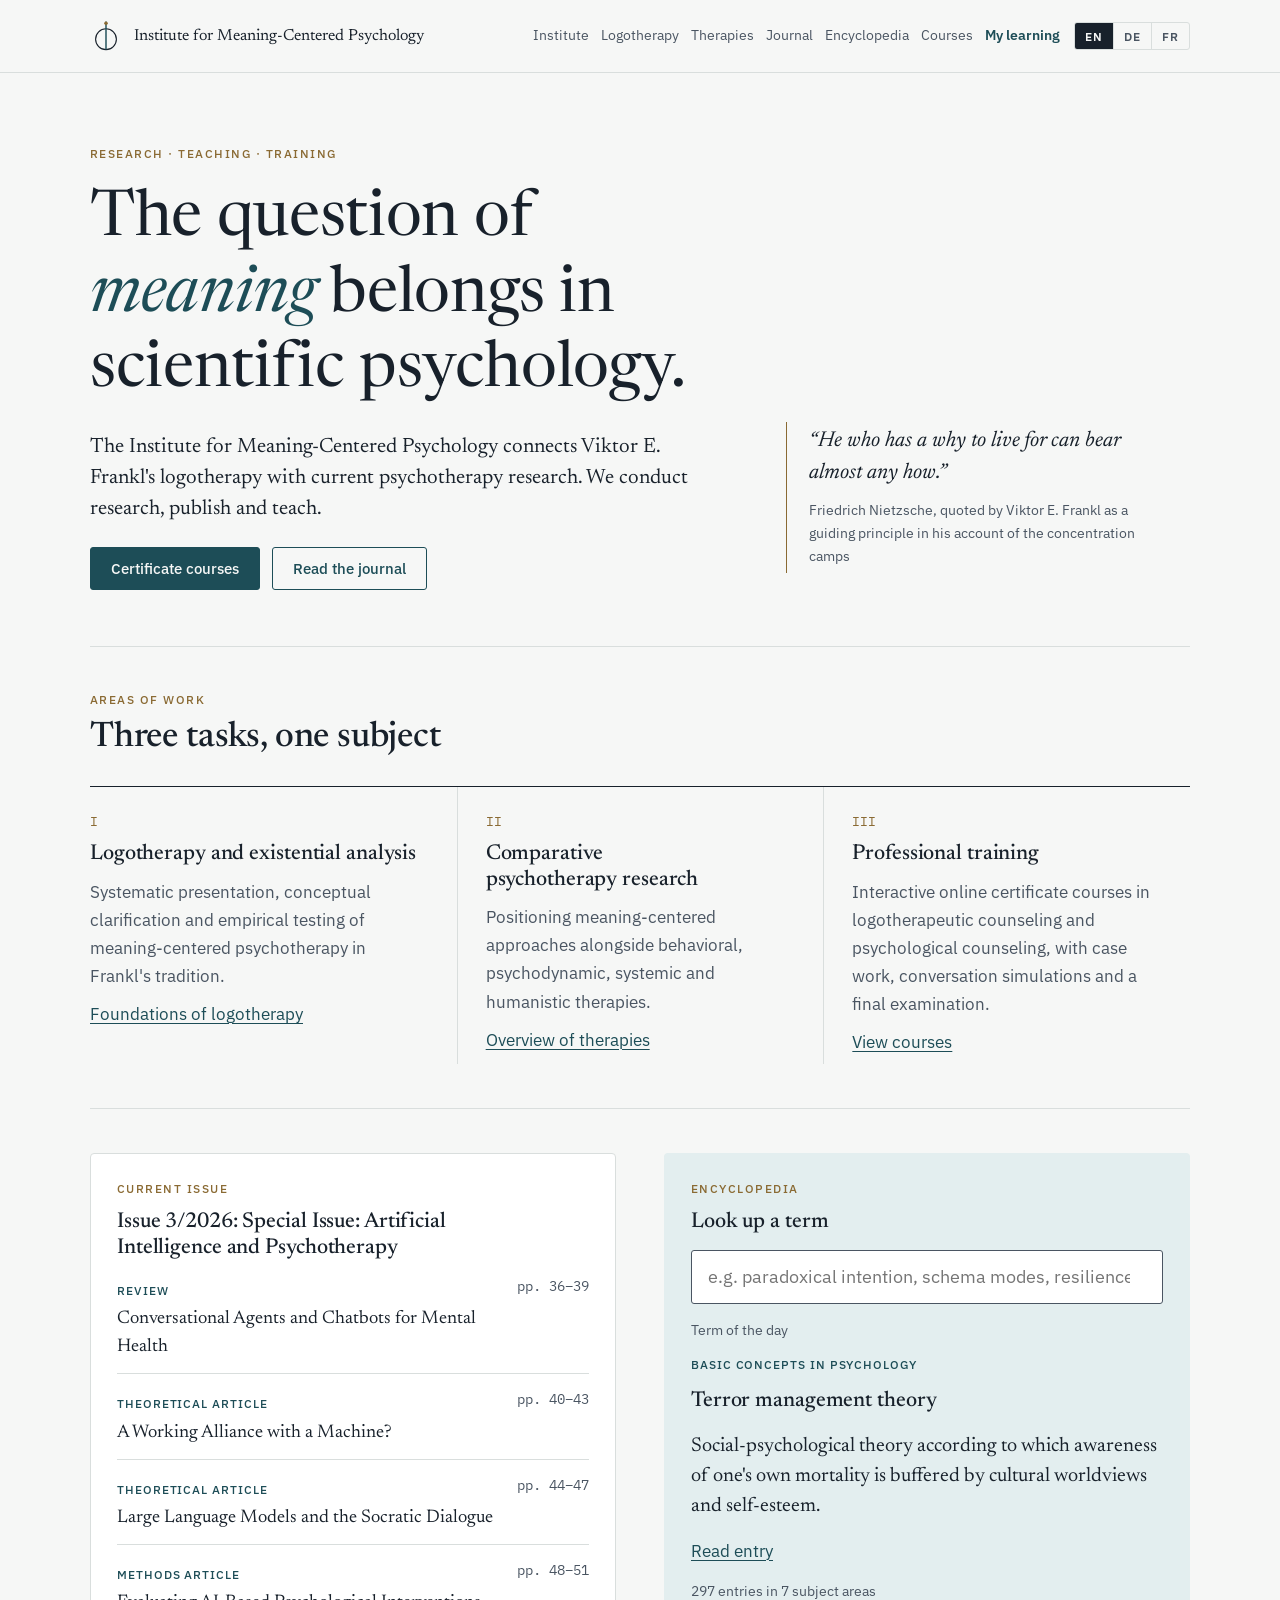
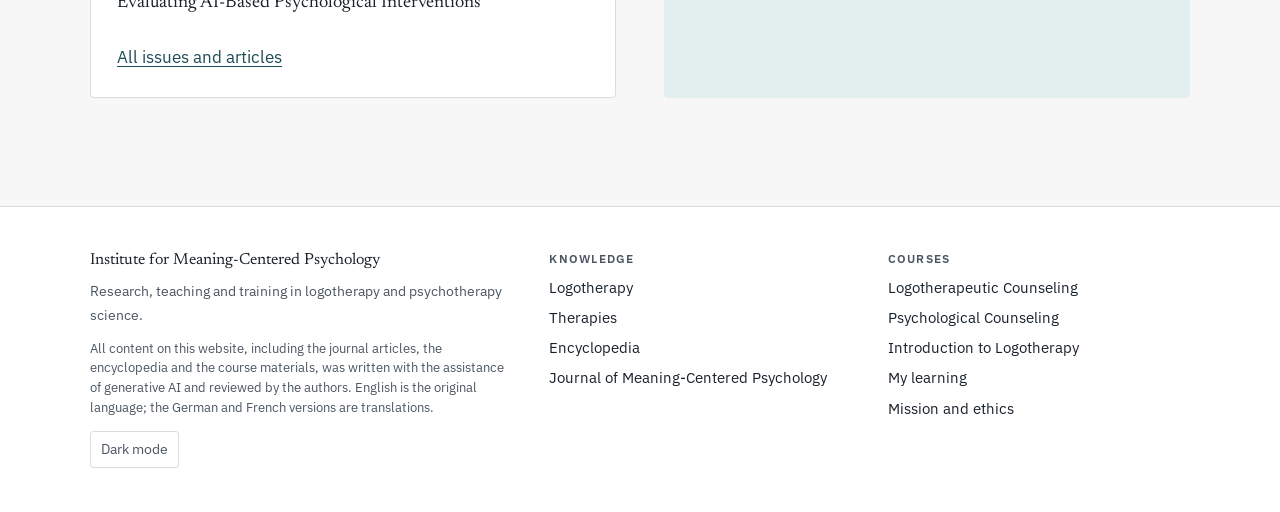
<file: index.html>
<!DOCTYPE html>
<html lang="en" data-lang-root>
<head>
<meta charset="UTF-8">
<meta name="viewport" content="width=device-width, initial-scale=1, viewport-fit=cover">
<title>Institute for Meaning-Centered Psychology</title>
<meta name="description" content="Institute for Meaning-Centered Psychology: research, teaching and professional training in logotherapy and contemporary psychotherapy, with a scholarly journal, an encyclopedia and certificate courses. In English, German and French.">
<link rel="stylesheet" href="css/fonts.css">
<link rel="stylesheet" href="css/style.css">
</head>
<body>
<!--BODY-START-->
<header class="site-header">
  <div class="wrap">
    <a class="brand" href="#start" data-nav="start" aria-label="Institut für Sinnzentrierte Psychologie, Startseite">
      <svg width="40" height="40" viewBox="0 0 40 40" aria-hidden="true">
        <circle cx="20" cy="24" r="13" fill="none" stroke="currentColor" stroke-width="1.4"/>
        <line x1="20" y1="2" x2="20" y2="37" stroke="var(--accent)" stroke-width="1.8"/>
        <circle cx="20" cy="4" r="2.2" fill="var(--brass)"/>
      </svg>
      <span class="brand-name"><span data-lang="de">Institut für Sinnzentrierte Psychologie</span><span data-lang="en">Institute for Meaning-Centered Psychology</span><span data-lang="fr">Institut de psychologie centrée sur le sens</span><small><span data-lang="de">Logotherapie · Psychotherapieforschung · Weiterbildung</span><span data-lang="en">Logotherapy · Psychotherapy Research · Professional Training</span><span data-lang="fr">Logothérapie · Recherche en psychothérapie · Formation professionnelle</span></small></span>
    </a>
    <div class="lang-switch" role="group" aria-label="Language / Sprache / Langue"><button type="button" data-setlang="en" aria-pressed="true" lang="en" title="English">EN</button><button type="button" data-setlang="de" aria-pressed="false" lang="de" title="Deutsch">DE</button><button type="button" data-setlang="fr" aria-pressed="false" lang="fr" title="Français">FR</button></div>
    <button class="nav-toggle" id="nav-toggle" aria-expanded="false" aria-controls="nav"><span data-lang="de">Menü</span><span data-lang="en">Menu</span><span data-lang="fr">Menu</span></button>
    <nav class="nav" id="nav" aria-label="Hauptnavigation">
      <a href="#institut" data-nav="institut"><span data-lang="de">Institut</span><span data-lang="en">Institute</span><span data-lang="fr">Institut</span></a>
      <a href="#logotherapie" data-nav="logotherapie"><span data-lang="de">Logotherapie</span><span data-lang="en">Logotherapy</span><span data-lang="fr">Logothérapie</span></a>
      <a href="#verfahren" data-nav="verfahren"><span data-lang="de">Therapieverfahren</span><span data-lang="en">Therapies</span><span data-lang="fr">Thérapies</span></a>
      <a href="#journal" data-nav="journal"><span data-lang="de">Zeitschrift</span><span data-lang="en">Journal</span><span data-lang="fr">Revue</span></a>
      <a href="#lexikon" data-nav="lexikon"><span data-lang="de">Lexikon</span><span data-lang="en">Encyclopedia</span><span data-lang="fr">Encyclopédie</span></a>
      <a href="#weiterbildung" data-nav="weiterbildung"><span data-lang="de">Weiterbildung</span><span data-lang="en">Courses</span><span data-lang="fr">Cours</span></a>
      <a href="#lernbereich" data-nav="akademie" class="nav-cta"><span data-lang="de">Mein Lernbereich</span><span data-lang="en">My learning</span><span data-lang="fr">Mon apprentissage</span></a>
    </nav>
  </div>
</header>

<main id="main">

<!-- ============ START ============ -->
<section class="view" id="view-start" data-view="start">
  <div class="wrap">
    <div class="hero">
      <div class="hero-text">
        <p class="eyebrow"><span data-lang="de">Forschung · Lehre · Weiterbildung</span><span data-lang="en">Research · Teaching · Training</span><span data-lang="fr">Recherche · Enseignement · Formation</span></p>
        <h1 data-lang="de">Die Frage nach dem <em>Sinn</em> gehört in die wissenschaftliche Psychologie.</h1><h1 data-lang="en">The question of <em>meaning</em> belongs in scientific psychology.</h1>
<h1 data-lang="fr">La question du <em>sens</em> a sa place dans la psychologie scientifique.</h1>
        <p class="lead" data-lang="de">Das Institut für Sinnzentrierte Psychologie verbindet die Logotherapie Viktor E. Frankls mit dem Erkenntnisstand der heutigen Psychotherapieforschung. Wir forschen, publizieren und bilden aus.</p><p class="lead" data-lang="en">The Institute for Meaning-Centered Psychology connects Viktor E. Frankl's logotherapy with current psychotherapy research. We conduct research, publish and teach.</p>
<p class="lead" data-lang="fr">L'Institut de psychologie centrée sur le sens relie la logothérapie de Viktor E. Frankl à la recherche actuelle en psychothérapie. Nous menons des recherches, publions et enseignons.</p>
        <div class="actions">
          <a class="btn btn-primary" href="#weiterbildung"><span data-lang="de">Zertifikatskurse</span><span data-lang="en">Certificate courses</span><span data-lang="fr">Formations certifiantes</span></a>
          <a class="btn btn-ghost" href="#journal"><span data-lang="de">Zur Zeitschrift</span><span data-lang="en">Read the journal</span><span data-lang="fr">Lire la revue</span></a>
        </div>
      </div>
      <figure class="hero-quote">
        <blockquote data-lang="de">„Wer ein Warum zum Leben hat, erträgt fast jedes Wie.“</blockquote><blockquote data-lang="en">“He who has a why to live for can bear almost any how.”</blockquote>
<blockquote data-lang="fr">« Celui qui a un pourquoi qui lui tient lieu de but peut vivre avec n'importe quel comment. »</blockquote>
        <cite><span data-lang="de">Friedrich Nietzsche, von Viktor E. Frankl in seinem Bericht über die Konzentrationslager als Leitsatz zitiert</span><span data-lang="en">Friedrich Nietzsche, quoted by Viktor E. Frankl as a guiding principle in his account of the concentration camps</span><span data-lang="fr">Friedrich Nietzsche, cité par Viktor E. Frankl comme principe directeur dans son récit des camps de concentration</span></cite>
      </figure>
    </div>

    <div class="section">
      <div class="section-head">
        <p class="eyebrow"><span data-lang="de">Arbeitsschwerpunkte</span><span data-lang="en">Areas of work</span><span data-lang="fr">Domaines d'activité</span></p>
        <h2><span data-lang="de">Drei Aufgaben, ein Gegenstand</span><span data-lang="en">Three tasks, one subject</span><span data-lang="fr">Trois missions, un seul objet</span></h2>
      </div>
      <div class="pillars">
        <div class="pillar">
          <span class="num">I</span>
          <h3><span data-lang="de">Logotherapie und Existenzanalyse</span><span data-lang="en">Logotherapy and existential analysis</span><span data-lang="fr">Logothérapie et analyse existentielle</span></h3>
          <p class="muted"><span data-lang="de">Systematische Darstellung, begriffliche Klärung und empirische Prüfung der sinnzentrierten Psychotherapie in der Tradition Frankls.</span><span data-lang="en">Systematic presentation, conceptual clarification and empirical testing of meaning-centered psychotherapy in Frankl's tradition.</span><span data-lang="fr">Présentation systématique, clarification conceptuelle et mise à l'épreuve empirique de la psychothérapie centrée sur le sens dans la tradition de Frankl.</span></p>
          <a href="#logotherapie"><span data-lang="de">Grundlagen der Logotherapie</span><span data-lang="en">Foundations of logotherapy</span><span data-lang="fr">Fondements de la logothérapie</span></a>
        </div>
        <div class="pillar">
          <span class="num">II</span>
          <h3><span data-lang="de">Vergleichende Psychotherapieforschung</span><span data-lang="en">Comparative psychotherapy research</span><span data-lang="fr">Recherche comparative en psychothérapie</span></h3>
          <p class="muted"><span data-lang="de">Einordnung sinnzentrierter Ansätze neben Verhaltenstherapie, psychodynamischen, systemischen und humanistischen Verfahren.</span><span data-lang="en">Positioning meaning-centered approaches alongside behavioral, psychodynamic, systemic and humanistic therapies.</span><span data-lang="fr">Situer les approches centrées sur le sens par rapport aux thérapies comportementales, psychodynamiques, systémiques et humanistes.</span></p>
          <a href="#verfahren"><span data-lang="de">Übersicht der Therapieverfahren</span><span data-lang="en">Overview of therapies</span><span data-lang="fr">Panorama des thérapies</span></a>
        </div>
        <div class="pillar">
          <span class="num">III</span>
          <h3><span data-lang="de">Weiterbildung und Qualifizierung</span><span data-lang="en">Professional training</span><span data-lang="fr">Formation professionnelle</span></h3>
          <p class="muted"><span data-lang="de">Interaktive Online-Zertifikatskurse in Logotherapeutischer Beratung und Psychologischer Beratung mit Fallarbeit, Gesprächssimulationen und Abschlussprüfung.</span><span data-lang="en">Interactive online certificate courses in logotherapeutic counseling and psychological counseling, with case work, conversation simulations and a final examination.</span><span data-lang="fr">Formations certifiantes interactives en ligne en accompagnement logothérapeutique et en conseil psychologique, avec travail sur des cas, simulations d'entretien et examen final.</span></p>
          <a href="#weiterbildung"><span data-lang="de">Zu den Kursen</span><span data-lang="en">View courses</span><span data-lang="fr">Voir les cours</span></a>
        </div>
      </div>
    </div>

    <div class="section">
      <div class="split">
        <div class="panel">
          <p class="eyebrow"><span data-lang="de">Aktuelles Heft</span><span data-lang="en">Current issue</span><span data-lang="fr">Numéro actuel</span></p>
          <h3 id="home-issue-title">Zeitschrift für Sinnzentrierte Psychologie</h3>
          <ul class="toc-list" id="home-issue-list"></ul>
          <a href="#journal"><span data-lang="de">Alle Ausgaben und Beiträge</span><span data-lang="en">All issues and articles</span><span data-lang="fr">Tous les numéros et articles</span></a>
        </div>
        <div class="panel panel-accent">
          <p class="eyebrow"><span data-lang="de">Fachlexikon</span><span data-lang="en">Encyclopedia</span><span data-lang="fr">Encyclopédie</span></p>
          <h3><span data-lang="de">Begriffe nachschlagen</span><span data-lang="en">Look up a term</span><span data-lang="fr">Rechercher un terme</span></h3>
          <form class="search" id="home-search" role="search">
            <label for="home-q" class="small" hidden>Lexikon durchsuchen</label>
            <input id="home-q" type="search" data-ph-de="z. B. Paradoxe Intention, Schemamodi, Resilienz" data-ph-en="e.g. paradoxical intention, schema modes, resilience" data-ph-fr="p. ex. intention paradoxale, modes de schémas, résilience" placeholder="z. B. Paradoxe Intention, Schemamodi, Resilienz" autocomplete="off">
          </form>
          <div id="home-term" class="lex-entry"></div>
          <p class="small muted" id="home-lex-count"></p>
        </div>
      </div>
    </div>
  </div>
</section>

<!-- ============ INSTITUT ============ -->
<section class="view" id="view-institut" data-view="institut">
  <div class="wrap">
    <div data-lang="de">
    <header class="page-head">
      <p class="eyebrow">Das Institut</p>
      <h1>Leitbild und Arbeitsbereiche</h1>
      <p class="lead">Wir verstehen Psychologie als empirische Wissenschaft vom Menschen, die seine Fähigkeit zu Sinnorientierung, Freiheit und Verantwortung ernst nimmt.</p>
    </header>
    <div class="with-toc">
      <nav class="toc" aria-label="Inhalt dieser Seite">
        <a href="#institut-leitbild" data-scroll>Leitbild</a>
        <a href="#institut-team" data-scroll>Team</a>
        <a href="#institut-bereiche" data-scroll>Arbeitsbereiche</a>
        <a href="#institut-grundsaetze" data-scroll>Wissenschaftliche Grundsätze</a>
        <a href="#institut-ethik" data-scroll>Berufsethik</a>
      </nav>
      <div class="prose">
        <h2 id="institut-leitbild">Leitbild</h2>
        <p>Viktor E. Frankl hat die Frage nach dem Sinn als eigenständige Motivationskraft des Menschen beschrieben und daraus eine psychotherapeutische Schule entwickelt. Diese Einsicht ist heute aktueller als zu seiner Zeit: Die empirische Forschung zu Lebenssinn, Werten und existenziellen Belastungen ist seit den 2000er Jahren stark gewachsen, und mehrere moderne Verfahren haben werteorientierte Elemente aufgenommen.</p>
        <p>Das Institut verfolgt drei Ziele. Es macht das logotherapeutische Denken begrifflich präzise und überprüfbar. Es setzt sinnzentrierte Ansätze in einen fairen Vergleich mit anderen Psychotherapieverfahren. Und es bildet Fachkräfte so aus, dass sie Sinnfragen kompetent begleiten und zugleich die Grenzen ihrer Rolle kennen.</p>
        <p>Wir sind keiner Schule exklusiv verpflichtet. Die Logotherapie ist unser Schwerpunkt, nicht unser Dogma. Wo die Forschung andere Verfahren für eine Indikation besser stützt, sagen wir das.</p>

        <h2 id="institut-team">Team</h2>
        <p>Am Institut arbeitet ein interdisziplinäres Team aus Wissenschaftlerinnen und Wissenschaftlern der Psychologie, der Psychotherapieforschung, der Philosophie und der Sozialen Arbeit. Forschung, Zeitschrift und Kurse entstehen in gemeinsamer Arbeit.</p>
        <p>Das wissenschaftliche Team bilden Dr. Dr. Sora Pazer (Psychologie und Soziale Arbeit), Dr. Eleanor M. Whitcombe (Psychologie und Philosophie) und Dr. Samuel R. Ashford (Psychotherapieforschung und Methodik).</p>

        <h2 id="institut-bereiche">Arbeitsbereiche</h2>
        <h3>Arbeitsbereich Logotherapie und Existenzanalyse</h3>
        <p>Quellenarbeit zu Frankls Gesamtwerk, Weiterentwicklung der logotherapeutischen Methodik, Verhältnis von Logotherapie, Existenzanalyse nach Längle und existenzieller Psychotherapie. Der Arbeitsbereich verantwortet das Curriculum des Zertifikatskurses Logotherapeutische Beratung.</p>
        <h3>Arbeitsbereich Psychotherapieforschung</h3>
        <p>Systematische Übersichtsarbeiten zu sinnzentrierten Interventionen, Messung von Lebenssinn und Sinnkrisen, Wirkfaktorenforschung und Vergleich mit Verfahren der dritten Welle der Verhaltenstherapie.</p>
        <h3>Arbeitsbereich Beratungspsychologie</h3>
        <p>Konzepte psychologischer Beratung außerhalb der Heilkunde: Krisenbegleitung, Beratung in Lebensübergängen, Prävention von Erschöpfung im Beruf. Der Arbeitsbereich verantwortet den Zertifikatskurs Psychologische Beratung.</p>
        <h3>Redaktion und Wissensvermittlung</h3>
        <p>Herausgabe der <a href="#journal">Zeitschrift für Sinnzentrierte Psychologie</a> und Pflege des frei zugänglichen <a href="#lexikon">Fachlexikons</a>.</p>

        <h2 id="institut-grundsaetze">Wissenschaftliche Grundsätze</h2>
        <ul>
          <li><strong>Empirische Prüfbarkeit.</strong> Aussagen über Wirksamkeit stützen wir auf kontrollierte Studien, systematische Übersichtsarbeiten und Metaanalysen. Klinische Erfahrung ist wertvoll, ersetzt diese Belege aber nicht.</li>
          <li><strong>Transparenz über die Evidenzlage.</strong> Wir benennen, wo die Forschung zur Logotherapie dünn ist, und unterscheiden zwischen gut untersuchten Teilmethoden und dem Gesamtansatz.</li>
          <li><strong>Begriffliche Sorgfalt.</strong> Philosophische und anthropologische Annahmen werden als solche gekennzeichnet und nicht als empirische Befunde ausgegeben.</li>
          <li><strong>Unabhängigkeit.</strong> Die Beiträge der Zeitschrift durchlaufen eine redaktionelle Begutachtung; Interessenkonflikte werden offengelegt.</li>
        </ul>

        <h2 id="institut-ethik">Berufsethik</h2>
        <p>Lehre und Beratung am Institut orientieren sich an den berufsethischen Grundsätzen der Psychologie: Achtung der Würde und Autonomie der Ratsuchenden, Verschwiegenheit, fachliche Sorgfalt, Vermeidung von Abhängigkeiten und Mehrfachbeziehungen sowie die Pflicht, an Ärzt*innen oder approbierte Psychotherapeut*innen zu verweisen, wenn eine behandlungsbedürftige psychische Störung vorliegen kann.</p>
        <p class="callout">Sinnfragen sind keine Krankheit. Wer sie begleitet, muss aber erkennen können, wann hinter einer Sinnkrise eine Depression, eine Traumafolgestörung oder akute Suizidalität steht.</p>
      </div>
    </div>
    </div>
    <div data-lang="en">
    <header class="page-head">
      <p class="eyebrow">The Institute</p>
      <h1>Mission and Research Areas</h1>
      <p class="lead">We understand psychology as an empirical science of the human being that takes seriously our capacity for meaning, freedom and responsibility.</p>
    </header>
    <div class="with-toc">
      <nav class="toc" aria-label="On this page">
        <a href="#en-institut-leitbild" data-scroll>Mission</a>
        <a href="#en-institut-team" data-scroll>Team</a>
        <a href="#en-institut-bereiche" data-scroll>Research areas</a>
        <a href="#en-institut-grundsaetze" data-scroll>Scientific principles</a>
        <a href="#en-institut-ethik" data-scroll>Professional ethics</a>
      </nav>
      <div class="prose">
        <h2 id="en-institut-leitbild">Mission</h2>
        <p>Viktor E. Frankl described the search for meaning as an independent motivational force in human beings and built a school of psychotherapy on that insight. It is more relevant today than in his own time: empirical research on meaning in life, values and existential distress has grown considerably since the 2000s, and several contemporary therapies have incorporated value-oriented elements.</p>
        <p>The Institute pursues three goals. It makes logotherapeutic thought conceptually precise and testable. It places meaning-centered approaches in a fair comparison with other forms of psychotherapy. And it trains professionals to accompany questions of meaning competently while knowing the limits of their role.</p>
        <p>We are not bound exclusively to any one school. Logotherapy is our focus, not our dogma. Where research supports other approaches better for a given indication, we say so.</p>

        <h2 id="en-institut-team">Team</h2>
        <p>The Institute brings together an interdisciplinary team of scientists from psychology, psychotherapy research, philosophy and social work. Research, the journal and the courses are the result of joint work.</p>
        <p>The scientific team consists of Dr. Dr. Sora Pazer (psychology and social work), Dr. Eleanor M. Whitcombe (psychology and philosophy) and Dr. Samuel R. Ashford (psychotherapy research and methodology).</p>

        <h2 id="en-institut-bereiche">Research areas</h2>
        <h3>Logotherapy and Existential Analysis</h3>
        <p>Source work on Frankl's complete writings, further development of logotherapeutic methods, and the relationship between logotherapy, Längle's existential analysis and existential psychotherapy. This area is responsible for the curriculum of the certificate course in Logotherapeutic Counseling.</p>
        <h3>Psychotherapy Research</h3>
        <p>Systematic reviews of meaning-centered interventions, measurement of meaning in life and of meaning crises, research on common factors, and comparison with third-wave behavioral therapies.</p>
        <h3>Counseling Psychology</h3>
        <p>Concepts of psychological counseling outside the practice of medicine and psychotherapy: crisis support, counseling in life transitions and prevention of occupational exhaustion. This area is responsible for the certificate course in Psychological Counseling.</p>
        <h3>Editorial Office and Knowledge Transfer</h3>
        <p>Publication of the <a href="#journal">Journal of Meaning-Centered Psychology</a> and maintenance of the freely accessible <a href="#lexikon">encyclopedia</a>.</p>

        <h2 id="en-institut-grundsaetze">Scientific principles</h2>
        <ul>
          <li><strong>Empirical testability.</strong> Claims about effectiveness are based on controlled trials, systematic reviews and meta-analyses. Clinical experience is valuable but does not replace such evidence.</li>
          <li><strong>Transparency about the evidence.</strong> We state where research on logotherapy is thin and distinguish between well-studied component techniques and the approach as a whole.</li>
          <li><strong>Conceptual care.</strong> Philosophical and anthropological assumptions are marked as such and are not presented as empirical findings.</li>
          <li><strong>Independence.</strong> Journal contributions undergo editorial review; conflicts of interest are disclosed.</li>
        </ul>

        <h2 id="en-institut-ethik">Professional ethics</h2>
        <p>Teaching and counseling at the Institute follow the ethical principles of psychology: respect for the dignity and autonomy of clients, confidentiality, professional diligence, avoidance of dependency and multiple relationships, and the duty to refer clients to physicians or licensed psychotherapists whenever a mental disorder requiring treatment may be present.</p>
        <p class="callout">Questions of meaning are not an illness. Anyone who accompanies them, however, must be able to recognize when depression, a trauma-related disorder or acute suicidality lies behind a crisis of meaning.</p>
      </div>
    </div>
    </div>
<div data-lang="fr">
<header class="page-head">
<p class="eyebrow">L'Institut</p>
<h1>Mission et domaines de recherche</h1>
<p class="lead">Nous concevons la psychologie comme une science empirique de l'être humain qui prend au sérieux notre capacité au sens, à la liberté et à la responsabilité.</p>
</header>
<div class="with-toc">
<nav aria-label="Sur cette page" class="toc">
<a data-scroll="" href="#fr-institut-leitbild">Mission</a>
<a data-scroll="" href="#fr-institut-team">Équipe</a>
<a data-scroll="" href="#fr-institut-bereiche">Domaines de recherche</a>
<a data-scroll="" href="#fr-institut-grundsaetze">Principes scientifiques</a>
<a data-scroll="" href="#fr-institut-ethik">Éthique professionnelle</a>
</nav>
<div class="prose">
<h2 id="fr-institut-leitbild">Mission</h2>
<p>Viktor E. Frankl a décrit la recherche de sens comme une force motivationnelle autonome chez l'être humain et a fondé sur cette intuition une école de psychothérapie. Elle est aujourd'hui plus actuelle encore qu'à son époque : la recherche empirique sur le sens de la vie, les valeurs et la détresse existentielle s'est considérablement développée depuis les années 2000, et plusieurs thérapies contemporaines ont intégré des éléments orientés vers les valeurs.</p>
<p>L'Institut poursuit trois objectifs. Il rend la pensée logothérapeutique conceptuellement précise et testable. Il place les approches centrées sur le sens dans une comparaison équitable avec les autres formes de psychothérapie. Et il forme des professionnels à accompagner avec compétence les questions de sens, tout en connaissant les limites de leur rôle.</p>
<p>Nous ne sommes pas exclusivement attachés à une école. La logothérapie est notre point de focalisation, non notre dogme. Lorsque la recherche soutient mieux d'autres approches pour une indication donnée, nous le disons.</p>
<h2 id="fr-institut-team">Équipe</h2>
<p>L'Institut réunit une équipe interdisciplinaire de chercheurs issus de la psychologie, de la recherche en psychothérapie, de la philosophie et du travail social. La recherche, la revue et les cours sont le fruit d'un travail commun.</p>
<p>L'équipe scientifique se compose du Dr Dr Sora Pazer (psychologie et travail social), de la Dre Eleanor M. Whitcombe (psychologie et philosophie) et du Dr Samuel R. Ashford (recherche en psychothérapie et méthodologie).</p>
<h2 id="fr-institut-bereiche">Domaines de recherche</h2>
<h3>Logothérapie et analyse existentielle</h3>
<p>Travail sur les sources à partir de l'ensemble des écrits de Frankl, développement des méthodes logothérapeutiques et étude des rapports entre la logothérapie, l'analyse existentielle de Längle et la psychothérapie existentielle. Ce domaine est responsable du programme de la formation certifiante en accompagnement logothérapeutique.</p>
<h3>Recherche en psychothérapie</h3>
<p>Revues systématiques des interventions centrées sur le sens, mesure du sens de la vie et des crises de sens, recherche sur les facteurs communs et comparaison avec les thérapies comportementales de la troisième vague.</p>
<h3>Psychologie du conseil</h3>
<p>Concepts de conseil psychologique en dehors de l'exercice de la médecine et de la psychothérapie : soutien en situation de crise, accompagnement des transitions de vie et prévention de l'épuisement professionnel. Ce domaine est responsable de la formation certifiante en conseil psychologique.</p>
<h3>Rédaction et transfert des connaissances</h3>
<p>Publication de la <a href="#journal">Revue de psychologie centrée sur le sens</a> et entretien de l'<a href="#lexikon">encyclopédie</a> en libre accès.</p>
<h2 id="fr-institut-grundsaetze">Principes scientifiques</h2>
<ul>
<li><strong>Testabilité empirique.</strong> Les affirmations relatives à l'efficacité reposent sur des essais contrôlés, des revues systématiques et des méta-analyses. L'expérience clinique est précieuse, mais ne remplace pas de telles preuves.</li>
<li><strong>Transparence sur l'état des preuves.</strong> Nous indiquons où la recherche sur la logothérapie reste mince et distinguons entre des techniques particulières bien étudiées et l'approche dans son ensemble.</li>
<li><strong>Rigueur conceptuelle.</strong> Les présupposés philosophiques et anthropologiques sont signalés comme tels et ne sont pas présentés comme des résultats empiriques.</li>
<li><strong>Indépendance.</strong> Les contributions à la revue font l'objet d'un examen éditorial ; les conflits d'intérêts sont déclarés.</li>
</ul>
<h2 id="fr-institut-ethik">Éthique professionnelle</h2>
<p>L'enseignement et le conseil au sein de l'Institut suivent les principes éthiques de la psychologie : respect de la dignité et de l'autonomie des clients, confidentialité, diligence professionnelle, prévention de la dépendance et des relations multiples, et obligation d'orienter les clients vers des médecins ou des psychothérapeutes agréés dès qu'un trouble mental nécessitant un traitement peut être présent.</p>
<p class="callout">Les questions de sens ne sont pas une maladie. Quiconque les accompagne doit toutefois être en mesure de reconnaître quand une dépression, un trouble lié à un traumatisme ou une suicidalité aiguë se cache derrière une crise de sens.</p>
</div>
</div>
</div>
  </div>
</section>

<!-- ============ LOGOTHERAPIE ============ -->
<section class="view" id="view-logotherapie" data-view="logotherapie">
  <div class="wrap">
    <div data-lang="de">
    <header class="page-head">
      <p class="eyebrow">Schwerpunkt</p>
      <h1>Logotherapie</h1>
      <p class="lead">Die von Viktor E. Frankl begründete sinnzentrierte Psychotherapie, oft als „Dritte Wiener Schule der Psychotherapie“ nach Freud und Adler bezeichnet.</p>
    </header>
    <div class="with-toc">
      <nav class="toc" aria-label="Inhalt dieser Seite">
        <a href="#lt-frankl" data-scroll>Viktor E. Frankl</a>
        <a href="#lt-menschenbild" data-scroll>Menschenbild</a>
        <a href="#lt-saeulen" data-scroll>Drei Grundannahmen</a>
        <a href="#lt-werte" data-scroll>Wege zum Sinn</a>
        <a href="#lt-methoden" data-scroll>Methoden</a>
        <a href="#lt-anwendung" data-scroll>Anwendungsfelder</a>
        <a href="#lt-evidenz" data-scroll>Forschungsstand</a>
        <a href="#lt-abgrenzung" data-scroll>Abgrenzungen</a>
        <a href="#lt-literatur" data-scroll>Grundlagenliteratur</a>
      </nav>
      <div class="prose">
        <h2 id="lt-frankl">Viktor E. Frankl (1905–1997)</h2>
        <p>Frankl war Neurologe und Psychiater in Wien. Bereits in den 1920er Jahren stand er in Kontakt mit Freud und Adler und wandte sich dann von der Individualpsychologie ab. In den 1930er Jahren organisierte er Beratungsstellen für Jugendliche und leitete eine Station für suizidgefährdete Frauen am Psychiatrischen Krankenhaus Am Steinhof. Von 1942 bis 1945 war er in den Konzentrationslagern Theresienstadt, Auschwitz, Kaufering und Türkheim inhaftiert; seine Eltern, sein Bruder und seine erste Frau Tilly kamen in den Lagern ums Leben.</p>
        <p>Nach der Befreiung veröffentlichte er „Ärztliche Seelsorge“ (1946) und „Ein Psycholog erlebt das Konzentrationslager“ (1946), das später unter dem Titel „…trotzdem Ja zum Leben sagen“ bekannt wurde. Die englische Ausgabe, später unter dem Titel „Man's Search for Meaning“, wurde zu einem der meistgelesenen Bücher des 20. Jahrhunderts. Von 1946 bis 1971 leitete Frankl die Wiener Neurologische Poliklinik.</p>

        <h2 id="lt-menschenbild">Menschenbild: die Dimensionalontologie</h2>
        <p>Frankl beschreibt den Menschen in drei Dimensionen. Sie sind keine getrennten Schichten, sondern Aspekte einer Einheit, die sich nur in der Betrachtung unterscheiden lassen.</p>
        <div class="dimensions">
          <div><span class="tag">Somatisch</span><h4>Körper</h4><p class="small">Physiologische Prozesse, Anlage, Krankheit.</p></div>
          <div><span class="tag">Psychisch</span><h4>Seele</h4><p class="small">Gefühle, Triebe, Gewohnheiten, erworbene Muster.</p></div>
          <div><span class="tag">Noetisch</span><h4>Geist</h4><p class="small">Freiheit, Verantwortlichkeit, Gewissen, Sinn- und Wertorientierung.</p></div>
        </div>
        <p>Die noetische Dimension kann nach Frankl selbst nicht erkranken, wohl aber in ihrem Ausdruck durch körperliche oder psychische Erkrankungen blockiert werden. Darauf beruht die therapeutische Ressource, die Frankl „Trotzmacht des Geistes“ nannte: die Fähigkeit, zu den eigenen Zuständen Stellung zu nehmen.</p>

        <h2 id="lt-saeulen">Drei Grundannahmen</h2>
        <ol>
          <li><strong>Freiheit des Willens.</strong> Der Mensch ist bedingt, aber nicht vollständig determiniert. Er ist frei, sich zu den Bedingungen zu verhalten, die er nicht ändern kann.</li>
          <li><strong>Wille zum Sinn.</strong> Das primäre Motiv des Menschen ist nicht Lust (Freud) oder Macht (Adler), sondern das Streben, in seinem Leben einen Sinn zu finden und zu erfüllen.</li>
          <li><strong>Sinn des Lebens.</strong> Sinn ist objektiv gegeben in dem Sinne, dass er nicht erfunden, sondern gefunden wird. Er ist situationsbezogen, einzigartig für die Person und bleibt unter allen Umständen grundsätzlich möglich.</li>
        </ol>
        <p>Wird der Wille zum Sinn dauerhaft frustriert, entsteht das <em>existenzielle Vakuum</em>, ein Gefühl innerer Leere und Langeweile. Führt diese Frustration zu klinisch relevanten Symptomen, spricht Frankl von einer <em>noogenen Neurose</em>.</p>

        <h2 id="lt-werte">Wege zum Sinn: drei Wertkategorien</h2>
        <div class="table-wrap">
          <table>
            <thead><tr><th>Kategorie</th><th>Verwirklichung durch</th><th>Beispiele</th></tr></thead>
            <tbody>
              <tr><td>Schöpferische Werte</td><td>Was wir der Welt geben</td><td>Arbeit, Werk, Tat, Fürsorge für andere</td></tr>
              <tr><td>Erlebniswerte</td><td>Was wir von der Welt empfangen</td><td>Liebe, Begegnung, Natur, Kunst</td></tr>
              <tr><td>Einstellungswerte</td><td>Wie wir uns zu unabänderlichem Schicksal verhalten</td><td>Haltung gegenüber Krankheit, Schuld, Verlust und Tod</td></tr>
            </tbody>
          </table>
        </div>
        <p>Den Einstellungswerten maß Frankl den höchsten Rang zu: Auch wenn schöpferisches Handeln und Erleben nicht mehr möglich sind, bleibt die Freiheit der Haltung. Die unausweichlichen Grenzerfahrungen Leid, Schuld und Tod fasste er als <em>tragische Trias</em> zusammen, der er einen „tragischen Optimismus“ gegenüberstellte.</p>

        <h2 id="lt-methoden">Methoden</h2>
        <h3>Paradoxe Intention</h3>
        <p>Entwickelt für Erwartungsangst und Zwangsbefürchtungen. Die Person wird angeleitet, sich gerade das, was sie fürchtet, mit Humor zu wünschen oder vorzunehmen. Die Methode nutzt die Fähigkeit zur Selbstdistanzierung und unterbricht den Teufelskreis aus Angst vor der Angst und Vermeidung. Sie weist deutliche Parallelen zu später entwickelten Expositions- und Akzeptanzverfahren auf.</p>
        <h3>Dereflexion</h3>
        <p>Gegen die Hyperreflexion, die übermäßige Selbstbeobachtung, etwa bei Schlaf- oder sexuellen Funktionsstörungen. Die Aufmerksamkeit wird vom Symptom weg auf sinnvolle Inhalte und Aufgaben gelenkt. Grundlage ist die Fähigkeit zur Selbsttranszendenz.</p>
        <h3>Einstellungsmodulation</h3>
        <p>Die gemeinsame Prüfung und Veränderung von Haltungen gegenüber Lebensumständen, besonders gegenüber nicht veränderbarem Leid.</p>
        <h3>Sokratischer Dialog</h3>
        <p>Ein fragendes, nicht belehrendes Gesprächsverfahren, in dem Ratsuchende eigene Werte und Sinnmöglichkeiten entdecken. Die Therapeut*in schreibt keinen Sinn vor; Frankl sprach davon, dass Sinn nicht gegeben, sondern nur gefunden werden kann.</p>

        <h2 id="lt-anwendung">Anwendungsfelder</h2>
        <ul>
          <li>Beratung bei Sinnkrisen, Lebensübergängen, Ruhestand, Arbeitsplatzverlust</li>
          <li>Prävention und Begleitung bei beruflicher Erschöpfung</li>
          <li>Psychoonkologie und Palliativversorgung, Trauerbegleitung</li>
          <li>Ergänzend in der Behandlung von Angst- und Zwangsstörungen, Abhängigkeitserkrankungen und Depressionen</li>
          <li>Seelsorge, Pädagogik, Pflege und Soziale Arbeit</li>
        </ul>

        <h2 id="lt-evidenz">Forschungsstand</h2>
        <p>Frankl selbst verstand die Logotherapie als Ergänzung, nicht als Ersatz der Psychotherapie. Die empirische Forschung entwickelte sich vor allem über Messinstrumente: Mit dem Purpose in Life Test (Crumbaugh &amp; Maholick, 1964) wurde Frankls Konzept des existenziellen Vakuums erstmals operationalisiert. Heute wird Lebenssinn unter anderem mit dem Meaning in Life Questionnaire (Steger et al., 2006) und den Fragebögen zu Lebensbedeutungen und Lebenssinn (Schnell) erfasst.</p>
        <p>Die Sinnforschung zeigt konsistent, dass erlebter Lebenssinn mit psychischem Wohlbefinden zusammenhängt und Sinnkrisen mit Depressivität und Hoffnungslosigkeit einhergehen. Für strukturierte sinnzentrierte Interventionen, insbesondere die Meaning-Centered Psychotherapy nach Breitbart bei Krebserkrankungen, liegen randomisierte Studien mit positiven Ergebnissen vor. Eine Metaanalyse existenzieller Therapien (Vos, Craig &amp; Cooper, 2015) fand für sinnzentrierte Verfahren die deutlichsten Effekte innerhalb dieser Gruppe.</p>
        <p>Für die klassische Logotherapie als Gesamtverfahren ist die Studienlage dagegen begrenzt: Viele Studien sind klein, methodisch heterogen und stammen aus wenigen Arbeitsgruppen. In Deutschland ist die Logotherapie weder Richtlinienverfahren noch vom Wissenschaftlichen Beirat Psychotherapie als Verfahren anerkannt. Diese Lücke zu schließen, ist eine Kernaufgabe unseres Arbeitsbereichs Psychotherapieforschung.</p>

        <h2 id="lt-abgrenzung">Abgrenzungen</h2>
        <p><strong>Existenzanalyse.</strong> Frankl verwendete „Existenzanalyse“ für die anthropologische Theorie und „Logotherapie“ für die Behandlung. Alfred Längle entwickelte die Existenzanalyse ab den 1980er Jahren zu einem eigenständigen Verfahren weiter, mit stärkerem Gewicht auf Emotionen und Biografie; Frankl distanzierte sich 1991 von dieser Entwicklung.</p>
        <p><strong>Existenzielle Psychotherapie.</strong> Die amerikanische Tradition um Rollo May und Irvin D. Yalom teilt mit der Logotherapie die Aufmerksamkeit für Grundgegebenheiten wie Tod und Freiheit, versteht Sinn aber eher als vom Menschen geschaffen denn als gefunden.</p>
        <p><strong>Akzeptanz- und Commitment-Therapie.</strong> ACT arbeitet ebenfalls mit Werten und Haltung gegenüber nicht veränderbarem Erleben, gründet aber auf einer behavioralen Sprach- und Kognitionstheorie und nicht auf einer Anthropologie des Geistigen.</p>

        <h2 id="lt-literatur">Grundlagenliteratur</h2>
        <ul class="refs">
          <li>Frankl, V. E. (1946). <em>Ärztliche Seelsorge. Grundlagen der Logotherapie und Existenzanalyse.</em> Wien: Deuticke.</li>
          <li>Frankl, V. E. (1946). <em>Ein Psycholog erlebt das Konzentrationslager.</em> Wien: Verlag für Jugend und Volk.</li>
          <li>Frankl, V. E. (1969). <em>The Will to Meaning. Foundations and Applications of Logotherapy.</em> New York: World Publishing.</li>
          <li>Frankl, V. E. (1956). <em>Theorie und Therapie der Neurosen.</em> Wien: Urban &amp; Schwarzenberg.</li>
          <li>Crumbaugh, J. C. &amp; Maholick, L. T. (1964). An experimental study in existentialism: The psychometric approach to Frankl's concept of noogenic neurosis. <em>Journal of Clinical Psychology, 20</em>(2), 200–207.</li>
          <li>Längle, A. (2013). <em>Lehrbuch zur Existenzanalyse. Grundlagen.</em> Wien: Facultas.</li>
          <li>Steger, M. F., Frazier, P., Oishi, S. &amp; Kaler, M. (2006). The Meaning in Life Questionnaire: Assessing the presence of and search for meaning in life. <em>Journal of Counseling Psychology, 53</em>(1), 80–93.</li>
          <li>Vos, J., Craig, M. &amp; Cooper, M. (2015). Existential therapies: A meta-analysis of their effects on psychological outcomes. <em>Journal of Consulting and Clinical Psychology, 83</em>(1), 115–128.</li>
          <li>Yalom, I. D. (1980). <em>Existential Psychotherapy.</em> New York: Basic Books.</li>
        </ul>
      </div>
    </div>
    </div>
    <div data-lang="en">
    <header class="page-head">
      <p class="eyebrow">Focus</p>
      <h1>Logotherapy</h1>
      <p class="lead">The meaning-centered psychotherapy founded by Viktor E. Frankl, often called the “Third Viennese School of Psychotherapy” after Freud and Adler.</p>
    </header>
    <div class="with-toc">
      <nav class="toc" aria-label="On this page">
        <a href="#en-lt-frankl" data-scroll>Viktor E. Frankl</a>
        <a href="#en-lt-menschenbild" data-scroll>Image of the human being</a>
        <a href="#en-lt-saeulen" data-scroll>Three basic assumptions</a>
        <a href="#en-lt-werte" data-scroll>Paths to meaning</a>
        <a href="#en-lt-methoden" data-scroll>Methods</a>
        <a href="#en-lt-anwendung" data-scroll>Fields of application</a>
        <a href="#en-lt-evidenz" data-scroll>State of research</a>
        <a href="#en-lt-abgrenzung" data-scroll>Distinctions</a>
        <a href="#en-lt-literatur" data-scroll>Key literature</a>
      </nav>
      <div class="prose">
        <h2 id="en-lt-frankl">Viktor E. Frankl (1905–1997)</h2>
        <p>Frankl was a neurologist and psychiatrist in Vienna. In the 1920s he was in contact with Freud and Adler before turning away from Individual Psychology. In the 1930s he organized counseling centers for young people and headed a ward for suicidal women at the Am Steinhof psychiatric hospital. From 1942 to 1945 he was imprisoned in the concentration camps of Theresienstadt, Auschwitz, Kaufering and Türkheim; his parents, his brother and his first wife Tilly died in the camps.</p>
        <p>After liberation he published <em>Ärztliche Seelsorge</em> (1946; English: <em>The Doctor and the Soul</em>) and <em>Ein Psycholog erlebt das Konzentrationslager</em> (1946), later known as <em>…trotzdem Ja zum Leben sagen</em>. The English edition, later titled <em>Man's Search for Meaning</em>, became one of the most widely read books of the twentieth century. From 1946 to 1971 Frankl headed the Vienna Neurological Policlinic.</p>

        <h2 id="en-lt-menschenbild">Image of the human being: dimensional ontology</h2>
        <p>Frankl describes the human being in three dimensions. They are not separate layers but aspects of a unity that can only be distinguished by the way we look at them.</p>
        <div class="dimensions">
          <div><span class="tag">Somatic</span><h4>Body</h4><p class="small">Physiological processes, constitution, illness.</p></div>
          <div><span class="tag">Psychological</span><h4>Psyche</h4><p class="small">Feelings, drives, habits, acquired patterns.</p></div>
          <div><span class="tag">Noetic</span><h4>Spirit</h4><p class="small">Freedom, responsibility, conscience, orientation toward meaning and values.</p></div>
        </div>
        <p>According to Frankl, the noetic dimension itself cannot become ill, but its expression can be blocked by physical or mental illness. This is the basis of the therapeutic resource Frankl called the “defiant power of the human spirit”: the capacity to take a stand toward one's own states.</p>

        <h2 id="en-lt-saeulen">Three basic assumptions</h2>
        <ol>
          <li><strong>Freedom of will.</strong> The human being is conditioned but not fully determined, and is free to take a stand toward conditions that cannot be changed.</li>
          <li><strong>Will to meaning.</strong> The primary human motive is neither pleasure (Freud) nor power (Adler) but the striving to find and fulfill meaning in one's life.</li>
          <li><strong>Meaning of life.</strong> Meaning is objective in the sense that it is discovered rather than invented. It is specific to the situation, unique to the person and remains possible under all circumstances.</li>
        </ol>
        <p>When the will to meaning is frustrated over a long period, an <em>existential vacuum</em> arises, a feeling of inner emptiness and boredom. If this frustration leads to clinically relevant symptoms, Frankl speaks of a <em>noogenic neurosis</em>.</p>

        <h2 id="en-lt-werte">Paths to meaning: three categories of values</h2>
        <div class="table-wrap">
          <table>
            <thead><tr><th>Category</th><th>Realized through</th><th>Examples</th></tr></thead>
            <tbody>
              <tr><td>Creative values</td><td>What we give to the world</td><td>Work, deeds, achievements, care for others</td></tr>
              <tr><td>Experiential values</td><td>What we receive from the world</td><td>Love, encounter, nature, art</td></tr>
              <tr><td>Attitudinal values</td><td>How we face an unchangeable fate</td><td>The stance taken toward illness, guilt, loss and death</td></tr>
            </tbody>
          </table>
        </div>
        <p>Frankl ranked attitudinal values highest: even when creative action and experience are no longer possible, the freedom to choose one's attitude remains. He summarized the unavoidable limit experiences of suffering, guilt and death as the <em>tragic triad</em>, to which he opposed a “tragic optimism”.</p>

        <h2 id="en-lt-methoden">Methods</h2>
        <h3>Paradoxical intention</h3>
        <p>Developed for anticipatory anxiety and obsessive fears. The person is guided to wish for, or intend, precisely what they fear, with humor. The method draws on the capacity for self-distancing and interrupts the vicious circle of fear of fear and avoidance. It shows clear parallels to later exposure-based and acceptance-based procedures.</p>
        <h3>Dereflection</h3>
        <p>Directed against hyperreflection, excessive self-observation, for example in sleep disorders or sexual dysfunction. Attention is guided away from the symptom toward meaningful content and tasks. It is based on the capacity for self-transcendence.</p>
        <h3>Modification of attitudes</h3>
        <p>The joint examination and change of attitudes toward life circumstances, especially toward suffering that cannot be changed.</p>
        <h3>Socratic dialogue</h3>
        <p>A questioning rather than instructing form of conversation in which clients discover their own values and possibilities of meaning. The therapist does not prescribe meaning; Frankl held that meaning cannot be given but only found.</p>

        <h2 id="en-lt-anwendung">Fields of application</h2>
        <ul>
          <li>Counseling in crises of meaning, life transitions, retirement and job loss</li>
          <li>Prevention and support in occupational exhaustion</li>
          <li>Psycho-oncology, palliative care and grief support</li>
          <li>As an adjunct in the treatment of anxiety and obsessive-compulsive disorders, addiction and depression</li>
          <li>Pastoral care, education, nursing and social work</li>
        </ul>

        <h2 id="en-lt-evidenz">State of research</h2>
        <p>Frankl himself understood logotherapy as a supplement to, not a replacement for, psychotherapy. Empirical research developed mainly through measurement instruments: the Purpose in Life Test (Crumbaugh &amp; Maholick, 1964) was the first operationalization of Frankl's concept of the existential vacuum. Today meaning in life is assessed, among others, with the Meaning in Life Questionnaire (Steger et al., 2006) and Schnell's Sources of Meaning and Meaning in Life Questionnaire.</p>
        <p>Research on meaning consistently shows that experienced meaning in life is associated with psychological well-being, and that crises of meaning go along with depressive symptoms and hopelessness. For structured meaning-centered interventions, especially Breitbart's Meaning-Centered Psychotherapy for patients with cancer, randomized trials with positive results are available. A meta-analysis of existential therapies (Vos, Craig &amp; Cooper, 2015) found the clearest effects within this group for meaning-centered approaches.</p>
        <p>For classical logotherapy as a whole, however, the evidence is limited: many studies are small, methodologically heterogeneous and come from a few research groups. In Germany, logotherapy is neither a procedure reimbursed by statutory health insurance nor recognized as a psychotherapeutic procedure by the Scientific Advisory Board on Psychotherapy. Closing this gap is a core task of our Psychotherapy Research area.</p>

        <h2 id="en-lt-abgrenzung">Distinctions</h2>
        <p><strong>Existential analysis.</strong> Frankl used “existential analysis” for the anthropological theory and “logotherapy” for the treatment. From the 1980s, Alfred Längle developed existential analysis into an independent approach with greater emphasis on emotions and biography; Frankl distanced himself from this development in 1991.</p>
        <p><strong>Existential psychotherapy.</strong> The American tradition of Rollo May and Irvin D. Yalom shares logotherapy's attention to givens of existence such as death and freedom, but tends to see meaning as created rather than found.</p>
        <p><strong>Acceptance and Commitment Therapy.</strong> ACT also works with values and with one's stance toward unchangeable experience, but is based on a behavioral theory of language and cognition rather than an anthropology of the spirit.</p>

        <h2 id="en-lt-literatur">Key literature</h2>
        <ul class="refs">
          <li>Frankl, V. E. (1946). <em>Ärztliche Seelsorge. Grundlagen der Logotherapie und Existenzanalyse.</em> Wien: Deuticke.</li>
          <li>Frankl, V. E. (1946). <em>Ein Psycholog erlebt das Konzentrationslager.</em> Wien: Verlag für Jugend und Volk.</li>
          <li>Frankl, V. E. (1969). <em>The Will to Meaning. Foundations and Applications of Logotherapy.</em> New York: World Publishing.</li>
          <li>Frankl, V. E. (1956). <em>Theorie und Therapie der Neurosen.</em> Wien: Urban &amp; Schwarzenberg.</li>
          <li>Crumbaugh, J. C. &amp; Maholick, L. T. (1964). An experimental study in existentialism: The psychometric approach to Frankl's concept of noogenic neurosis. <em>Journal of Clinical Psychology, 20</em>(2), 200–207.</li>
          <li>Längle, A. (2013). <em>Lehrbuch zur Existenzanalyse. Grundlagen.</em> Wien: Facultas.</li>
          <li>Steger, M. F., Frazier, P., Oishi, S. &amp; Kaler, M. (2006). The Meaning in Life Questionnaire: Assessing the presence of and search for meaning in life. <em>Journal of Counseling Psychology, 53</em>(1), 80–93.</li>
          <li>Vos, J., Craig, M. &amp; Cooper, M. (2015). Existential therapies: A meta-analysis of their effects on psychological outcomes. <em>Journal of Consulting and Clinical Psychology, 83</em>(1), 115–128.</li>
          <li>Yalom, I. D. (1980). <em>Existential Psychotherapy.</em> New York: Basic Books.</li>
        </ul>
      </div>
    </div>
    </div>
<div data-lang="fr">
<header class="page-head">
<p class="eyebrow">Point de focalisation</p>
<h1>Logothérapie</h1>
<p class="lead">La psychothérapie centrée sur le sens fondée par Viktor E. Frankl, souvent appelée « troisième école viennoise de psychothérapie » après Freud et Adler.</p>
</header>
<div class="with-toc">
<nav aria-label="Sur cette page" class="toc">
<a data-scroll="" href="#fr-lt-frankl">Viktor E. Frankl</a>
<a data-scroll="" href="#fr-lt-menschenbild">Conception de l'être humain</a>
<a data-scroll="" href="#fr-lt-saeulen">Trois postulats fondamentaux</a>
<a data-scroll="" href="#fr-lt-werte">Chemins vers le sens</a>
<a data-scroll="" href="#fr-lt-methoden">Méthodes</a>
<a data-scroll="" href="#fr-lt-anwendung">Champs d'application</a>
<a data-scroll="" href="#fr-lt-evidenz">État de la recherche</a>
<a data-scroll="" href="#fr-lt-abgrenzung">Distinctions</a>
<a data-scroll="" href="#fr-lt-literatur">Bibliographie essentielle</a>
</nav>
<div class="prose">
<h2 id="fr-lt-frankl">Viktor E. Frankl (1905–1997)</h2>
<p>Frankl était neurologue et psychiatre à Vienne. Dans les années 1920, il fut en contact avec Freud et Adler avant de se détourner de la psychologie individuelle. Dans les années 1930, il organisa des centres de consultation pour les jeunes et dirigea un service pour femmes suicidaires à l'hôpital psychiatrique Am Steinhof. De 1942 à 1945, il fut détenu dans les camps de concentration de Theresienstadt, Auschwitz, Kaufering et Türkheim ; ses parents, son frère et sa première épouse Tilly moururent dans les camps.</p>
<p>Après la libération, il publia <em>Ärztliche Seelsorge</em> (1946 ; en anglais : <em>The Doctor and the Soul</em>) et <em>Ein Psycholog erlebt das Konzentrationslager</em> (1946), connu plus tard sous le titre <em>…trotzdem Ja zum Leben sagen</em>. L'édition anglaise, intitulée par la suite <em>Man's Search for Meaning</em>, devint l'un des livres les plus lus du XXe siècle. De 1946 à 1971, Frankl dirigea la Policlinique neurologique de Vienne.</p>
<h2 id="fr-lt-menschenbild">Conception de l'être humain : l'ontologie dimensionnelle</h2>
<p>Frankl décrit l'être humain selon trois dimensions. Il ne s'agit pas de couches séparées, mais d'aspects d'une unité qui ne peuvent être distingués que par la manière dont nous les considérons.</p>
<div class="dimensions">
<div><span class="tag">Somatique</span><h4>Corps</h4><p class="small">Processus physiologiques, constitution, maladie.</p></div>
<div><span class="tag">Psychique</span><h4>Psyché</h4><p class="small">Sentiments, pulsions, habitudes, schémas acquis.</p></div>
<div><span class="tag">Noétique</span><h4>Esprit</h4><p class="small">Liberté, responsabilité, conscience, orientation vers le sens et les valeurs.</p></div>
</div>
<p>Selon Frankl, la dimension noétique elle-même ne peut pas tomber malade, mais son expression peut être entravée par une maladie physique ou mentale. C'est sur cela que repose la ressource thérapeutique que Frankl a appelée le « pouvoir d'opposition de l'esprit » : la capacité de prendre position face à ses propres états.</p>
<h2 id="fr-lt-saeulen">Trois postulats fondamentaux</h2>
<ol>
<li><strong>Liberté de la volonté.</strong> L'être humain est conditionné, mais non entièrement déterminé, et il est libre de prendre position face à des conditions qui ne peuvent être changées.</li>
<li><strong>Volonté de sens.</strong> Le motif humain primaire n'est ni le plaisir (Freud) ni la puissance (Adler), mais l'aspiration à trouver et à accomplir un sens dans sa vie.</li>
<li><strong>Sens de la vie.</strong> Le sens est objectif au sens où il est découvert plutôt qu'inventé. Il est propre à la situation, unique pour chaque personne et demeure possible en toutes circonstances.</li>
</ol>
<p>Lorsque la volonté de sens est frustrée sur une longue période, il en résulte un <em>vide existentiel</em>, un sentiment de vide intérieur et d'ennui. Si cette frustration conduit à des symptômes cliniquement significatifs, Frankl parle de <em>névrose noogène</em>.</p>
<h2 id="fr-lt-werte">Chemins vers le sens : trois catégories de valeurs</h2>
<div class="table-wrap">
<table>
<thead><tr><th>Catégorie</th><th>Réalisées à travers</th><th>Exemples</th></tr></thead>
<tbody>
<tr><td>Valeurs créatrices</td><td>Ce que nous donnons au monde</td><td>Travail, actes, réalisations, soin d'autrui</td></tr>
<tr><td>Valeurs d'expérience</td><td>Ce que nous recevons du monde</td><td>Amour, rencontre, nature, art</td></tr>
<tr><td>Valeurs d'attitude</td><td>La manière dont nous affrontons un destin immuable</td><td>La position adoptée face à la maladie, à la culpabilité, à la perte et à la mort</td></tr>
</tbody>
</table>
</div>
<p>Frankl plaçait les valeurs d'attitude au rang le plus élevé : même lorsque l'action créatrice et l'expérience ne sont plus possibles, la liberté de choisir son attitude demeure. Il a résumé les expériences limites inévitables de la souffrance, de la culpabilité et de la mort sous le nom de <em>triade tragique</em>, à laquelle il opposait un « optimisme tragique ».</p>
<h2 id="fr-lt-methoden">Méthodes</h2>
<h3>Intention paradoxale</h3>
<p>Développée pour l'anxiété anticipatoire et les craintes obsessionnelles. La personne est amenée à souhaiter, ou à vouloir, précisément ce qu'elle redoute, avec humour. La méthode s'appuie sur la capacité d'autodistanciation et interrompt le cercle vicieux de la peur de la peur et de l'évitement. Elle présente des parallèles nets avec des procédures ultérieures fondées sur l'exposition et l'acceptation.</p>
<h3>Déréflexion</h3>
<p>Dirigée contre l'hyperréflexion, c'est-à-dire une auto-observation excessive, par exemple dans les troubles du sommeil ou les dysfonctions sexuelles. L'attention est détournée du symptôme vers des contenus et des tâches porteurs de sens. Elle repose sur la capacité d'autotranscendance.</p>
<h3>Modulation des attitudes</h3>
<p>L'examen et la modification conjoints des attitudes face aux circonstances de la vie, en particulier face à une souffrance qui ne peut être changée.</p>
<h3>Dialogue socratique</h3>
<p>Une forme d'entretien qui questionne plutôt qu'elle n'instruit, dans laquelle les clients découvrent leurs propres valeurs et possibilités de sens. Le thérapeute ne prescrit pas de sens ; Frankl soutenait que le sens ne peut être donné, mais seulement trouvé.</p>
<h2 id="fr-lt-anwendung">Champs d'application</h2>
<ul>
<li>Conseil lors de crises de sens, de transitions de vie, du départ à la retraite et de la perte d'emploi</li>
<li>Prévention et accompagnement de l'épuisement professionnel</li>
<li>Psycho-oncologie, soins palliatifs et accompagnement du deuil</li>
<li>En complément du traitement des troubles anxieux et obsessionnels-compulsifs, des addictions et de la dépression</li>
<li>Accompagnement spirituel, éducation, soins infirmiers et travail social</li>
</ul>
<h2 id="fr-lt-evidenz">État de la recherche</h2>
<p>Frankl lui-même concevait la logothérapie comme un complément, et non comme un substitut, à la psychothérapie. La recherche empirique s'est développée principalement à travers des instruments de mesure : le Purpose in Life Test (Crumbaugh &amp; Maholick, 1964) fut la première opérationnalisation du concept frankléen de vide existentiel. Aujourd'hui, le sens de la vie est évalué, entre autres, au moyen du Meaning in Life Questionnaire (Steger et al., 2006) et du Sources of Meaning and Meaning in Life Questionnaire de Schnell.</p>
<p>La recherche sur le sens montre de manière constante que le sens vécu de la vie est associé au bien-être psychologique, et que les crises de sens vont de pair avec des symptômes dépressifs et le désespoir. Pour les interventions structurées centrées sur le sens, en particulier la Meaning-Centered Psychotherapy de Breitbart destinée aux patients atteints de cancer, des essais randomisés aux résultats positifs sont disponibles. Une méta-analyse des thérapies existentielles (Vos, Craig &amp; Cooper, 2015) a trouvé, au sein de ce groupe, les effets les plus nets pour les approches centrées sur le sens.</p>
<p>Pour la logothérapie classique dans son ensemble, les preuves restent toutefois limitées : de nombreuses études sont de petite taille, méthodologiquement hétérogènes et proviennent d'un petit nombre de groupes de recherche. En Allemagne, la logothérapie n'est ni une procédure remboursée par l'assurance maladie obligatoire, ni reconnue comme procédure psychothérapeutique par le Conseil scientifique consultatif pour la psychothérapie (Wissenschaftlicher Beirat Psychotherapie). Combler cette lacune est une mission centrale de notre domaine Recherche en psychothérapie.</p>
<h2 id="fr-lt-abgrenzung">Distinctions</h2>
<p><strong>Analyse existentielle.</strong> Frankl employait « analyse existentielle » pour la théorie anthropologique et « logothérapie » pour le traitement. À partir des années 1980, Alfred Längle a développé l'analyse existentielle en une approche autonome, accordant une plus grande place aux émotions et à la biographie ; Frankl s'est distancié de cette évolution en 1991.</p>
<p><strong>Psychothérapie existentielle.</strong> La tradition américaine de Rollo May et d'Irvin D. Yalom partage l'attention de la logothérapie aux données de l'existence telles que la mort et la liberté, mais tend à considérer le sens comme créé plutôt que trouvé.</p>
<p><strong>Thérapie d'acceptation et d'engagement.</strong> L'ACT travaille elle aussi avec les valeurs et avec la position adoptée face à une expérience immuable, mais elle repose sur une théorie comportementale du langage et de la cognition plutôt que sur une anthropologie de l'esprit.</p>
<h2 id="fr-lt-literatur">Bibliographie essentielle</h2>
<ul class="refs">
<li>Frankl, V. E. (1946). <em>Ärztliche Seelsorge. Grundlagen der Logotherapie und Existenzanalyse.</em> Wien: Deuticke.</li>
<li>Frankl, V. E. (1946). <em>Ein Psycholog erlebt das Konzentrationslager.</em> Wien: Verlag für Jugend und Volk.</li>
<li>Frankl, V. E. (1969). <em>The Will to Meaning. Foundations and Applications of Logotherapy.</em> New York: World Publishing.</li>
<li>Frankl, V. E. (1956). <em>Theorie und Therapie der Neurosen.</em> Wien: Urban &amp; Schwarzenberg.</li>
<li>Crumbaugh, J. C. &amp; Maholick, L. T. (1964). An experimental study in existentialism: The psychometric approach to Frankl's concept of noogenic neurosis. <em>Journal of Clinical Psychology, 20</em>(2), 200–207.</li>
<li>Längle, A. (2013). <em>Lehrbuch zur Existenzanalyse. Grundlagen.</em> Wien: Facultas.</li>
<li>Steger, M. F., Frazier, P., Oishi, S. &amp; Kaler, M. (2006). The Meaning in Life Questionnaire: Assessing the presence of and search for meaning in life. <em>Journal of Counseling Psychology, 53</em>(1), 80–93.</li>
<li>Vos, J., Craig, M. &amp; Cooper, M. (2015). Existential therapies: A meta-analysis of their effects on psychological outcomes. <em>Journal of Consulting and Clinical Psychology, 83</em>(1), 115–128.</li>
<li>Yalom, I. D. (1980). <em>Existential Psychotherapy.</em> New York: Basic Books.</li>
</ul>
</div>
</div>
</div>
  </div>
</section>

<!-- ============ VERFAHREN ============ -->
<section class="view" id="view-verfahren" data-view="verfahren">
  <div class="wrap">
    <header class="page-head">
      <p class="eyebrow"><span data-lang="de">Heutige Therapieformen</span><span data-lang="en">Contemporary therapies</span><span data-lang="fr">Thérapies contemporaines</span></p>
      <h1><span data-lang="de">Psychotherapieverfahren im Überblick</span><span data-lang="en">Psychotherapies at a glance</span><span data-lang="fr">Les psychothérapies en bref</span></h1>
      <p class="lead"><span data-lang="de">Menschenbild, Vorgehen, Indikation und Forschungsstand der wichtigsten Verfahren und Methoden, mit ihrem Status im deutschen Gesundheitssystem.</span><span data-lang="en">Image of the human being, procedure, indications and state of research for the most important approaches and methods, with their status in the German health care system.</span><span data-lang="fr">Conception de l'être humain, démarche, indications et état de la recherche pour les principales approches et méthodes, avec leur statut dans le système de santé allemand.</span></p>
    </header>
    <div class="section" style="padding-top:0">
      <div class="prose">
        <p data-lang="en">In Germany, statutory health insurance covers four so-called <strong>guideline procedures</strong> (Richtlinienverfahren): behavior therapy, psychodynamic (depth-psychology-based) psychotherapy, analytic psychotherapy and, since 2020, systemic therapy for adults. Within these procedures many methods are used, for example schema therapy or Dialectical Behavior Therapy within behavior therapy. The Scientific Advisory Board on Psychotherapy advises on the scientific recognition of new procedures; the Federal Joint Committee decides on their inclusion in statutory health care.</p>
<p data-lang="fr">En Allemagne, l'assurance maladie obligatoire prend en charge quatre procédures dites <strong>procédures conventionnées</strong> (Richtlinienverfahren) : la thérapie comportementale, la psychothérapie psychodynamique (fondée sur la psychologie des profondeurs), la psychothérapie analytique et, depuis 2020, la thérapie systémique pour adultes. Au sein de ces procédures, de nombreuses méthodes sont utilisées, par exemple la thérapie des schémas ou la thérapie comportementale dialectique dans le cadre de la thérapie comportementale. Le Conseil scientifique consultatif pour la psychothérapie (Wissenschaftlicher Beirat Psychotherapie) se prononce sur la reconnaissance scientifique de nouvelles procédures ; le Comité fédéral commun (Gemeinsamer Bundesausschuss) décide de leur intégration dans les soins de l'assurance maladie obligatoire.</p>
        <p data-lang="de">In Deutschland übernehmen die gesetzlichen Krankenkassen die Kosten für vier sogenannte <strong>Richtlinienverfahren</strong>: Verhaltenstherapie, tiefenpsychologisch fundierte Psychotherapie, analytische Psychotherapie und, seit 2020, Systemische Therapie für Erwachsene. Innerhalb dieser Verfahren kommen zahlreiche Methoden zum Einsatz, etwa die Schematherapie oder die Dialektisch-Behaviorale Therapie innerhalb der Verhaltenstherapie. Über die wissenschaftliche Anerkennung neuer Verfahren berät der Wissenschaftliche Beirat Psychotherapie, über die Aufnahme in die Kassenversorgung entscheidet der Gemeinsame Bundesausschuss.</p>
      </div>
      <div class="chips" id="verfahren-filter" role="group" aria-label="Nach Verfahrensfamilie filtern"></div>
      <div class="method-grid" id="verfahren-grid"></div>
      <p class="small muted"><span data-lang="de">Die Darstellung des Forschungsstands ist qualitativ und vereinfacht. Für Behandlungsentscheidungen sind die jeweils gültigen S3-Leitlinien der AWMF maßgeblich. Stand der Angaben: Oktober 2026.</span><span data-lang="en">The summary of the evidence is qualitative and simplified. Treatment decisions should be based on the current clinical practice guidelines (in Germany, the AWMF S3 guidelines). Information as of October 2026.</span><span data-lang="fr">La synthèse des données probantes est qualitative et simplifiée. Les décisions thérapeutiques doivent se fonder sur les recommandations de pratique clinique en vigueur (en Allemagne, les recommandations S3 de l'AWMF). Informations à jour en octobre 2026.</span></p>
    </div>
  </div>
</section>

<!-- ============ JOURNAL ============ -->
<section class="view" id="view-journal" data-view="journal">
  <div class="wrap">
    <div id="journal-root"></div>
  </div>
</section>

<!-- ============ LEXIKON ============ -->
<section class="view" id="view-lexikon" data-view="lexikon">
  <div class="wrap">
    <header class="page-head">
      <p class="eyebrow"><span data-lang="de">Fachlexikon</span><span data-lang="en">Encyclopedia</span><span data-lang="fr">Encyclopédie</span></p>
      <h1><span data-lang="de">Lexikon der Sinnzentrierten Psychologie und Psychotherapie</span><span data-lang="en">Encyclopedia of Meaning-Centered Psychology and Psychotherapy</span><span data-lang="fr">Encyclopédie de la psychologie et de la psychothérapie centrées sur le sens</span></h1>
      <p class="lead"><span data-lang="de">Fachbegriffe der Logotherapie, der heutigen Psychotherapieverfahren, der klinischen Psychologie und der Forschungsmethodik, mit Querverweisen und Literatur.</span><span data-lang="en">Key terms of logotherapy, contemporary psychotherapies, clinical psychology and research methodology, with cross-references and literature.</span><span data-lang="fr">Termes clés de la logothérapie, des psychothérapies contemporaines, de la psychologie clinique et de la méthodologie de la recherche, avec renvois et bibliographie.</span></p>
    </header>
    <div class="lex-tools">
      <form class="search" id="lex-search" role="search">
        <label for="lex-q" hidden>Lexikon durchsuchen</label>
        <input id="lex-q" type="search" data-ph-de="Begriff oder Stichwort suchen" data-ph-en="Search for a term or keyword" data-ph-fr="Rechercher un terme ou un mot-clé" placeholder="Begriff oder Stichwort suchen" autocomplete="off">
      </form>
      <div class="chips" id="lex-cats" role="group" aria-label="Kategorie"></div>
      <div class="az" id="lex-az" role="group" aria-label="Anfangsbuchstabe"></div>
      <p class="lex-count" id="lex-count" aria-live="polite"></p>
    </div>
    <div class="lex-layout">
      <ul class="lex-list" id="lex-list"></ul>
      <article class="lex-entry" id="lex-entry" aria-live="polite"></article>
    </div>
  </div>
</section>

<!-- ============ WEITERBILDUNG ============ -->
<section class="view" id="view-weiterbildung" data-view="weiterbildung">
  <div class="wrap">
    <header class="page-head">
      <p class="eyebrow"><span data-lang="de">Online-Akademie</span><span data-lang="en">Online Academy</span><span data-lang="fr">Académie en ligne</span></p>
      <h1><span data-lang="de">Zertifikatskurse</span><span data-lang="en">Certificate courses</span><span data-lang="fr">Formations certifiantes</span></h1>
      <p class="lead"><span data-lang="de">Interaktive Online-Kurse mit Lerneinheiten, Übungen, Gesprächssimulationen und Fallarbeit. Nach bestandener Abschlussprüfung erhalten Sie das Zertifikat des Instituts.</span><span data-lang="en">Interactive online courses with learning units, exercises, conversation simulations and case work. After passing the final examination you receive the Institute's certificate.</span><span data-lang="fr">Cours interactifs en ligne avec unités d'apprentissage, exercices, simulations d'entretien et travail sur des cas. Après réussite de l'examen final, vous recevez le certificat de l'Institut.</span></p>
    </header>

    <div class="ak-how">
      <div><span class="num">1</span><h4><span data-lang="de">Kurs freischalten</span><span data-lang="en">Unlock a course</span><span data-lang="fr">Débloquer un cours</span></h4><p class="small muted"><span data-lang="de">Buchen Sie den Kurs oder lösen Sie einen Gutscheincode ein. Die erste Lektion jedes Kurses ist frei zugänglich.</span><span data-lang="en">Book the course or redeem a voucher code. The first lesson of every course is free.</span><span data-lang="fr">Réservez le cours ou utilisez un code de bon. La première leçon de chaque cours est gratuite.</span></p></div>
      <div><span class="num">2</span><h4><span data-lang="de">Lektionen durcharbeiten</span><span data-lang="en">Work through the lessons</span><span data-lang="fr">Suivre les leçons</span></h4><p class="small muted"><span data-lang="de">Jede Lektion wechselt zwischen kurzen Lerntexten und Aufgaben. Sie lernen in Ihrem Tempo, Ihr Fortschritt wird gespeichert.</span><span data-lang="en">Each lesson alternates short texts and exercises. You learn at your own pace and your progress is saved.</span><span data-lang="fr">Chaque leçon alterne textes courts et exercices. Vous apprenez à votre rythme et votre progression est enregistrée.</span></p></div>
      <div><span class="num">3</span><h4><span data-lang="de">Prüfung ablegen</span><span data-lang="en">Take the exam</span><span data-lang="fr">Passer l'examen</span></h4><p class="small muted"><span data-lang="de">Nach allen Lektionen schalten Sie die Abschlussprüfung frei. Bestanden ist sie ab 70 Prozent richtiger Antworten.</span><span data-lang="en">Completing all lessons unlocks the final examination. You pass with at least 70 percent correct answers.</span><span data-lang="fr">L'achèvement de toutes les leçons débloque l'examen final. Vous le réussissez avec au moins 70 pour cent de bonnes réponses.</span></p></div>
      <div><span class="num">4</span><h4><span data-lang="de">Zertifikat erhalten</span><span data-lang="en">Receive your certificate</span><span data-lang="fr">Recevoir votre certificat</span></h4><p class="small muted"><span data-lang="de">Ihr Zertifikat mit Zertifikatsnummer, Modulübersicht und Ergebnis steht sofort zum Speichern bereit.</span><span data-lang="en">Your certificate with certificate number, list of modules and result is ready to save immediately.</span><span data-lang="fr">Votre certificat, avec numéro de certificat, liste des modules et résultat, peut être enregistré immédiatement.</span></p></div>
    </div>

    <div class="programs" id="ak-katalog"></div>

    <div data-lang="de">
    <div class="section">
      <div class="notice">
        <h3>Rechtlicher Rahmen</h3>
        <p>Die Zertifikate sind Abschlüsse des Instituts. Sie sind keine staatlich anerkannten Berufsabschlüsse und berechtigen nicht zur Ausübung der Heilkunde. Die Behandlung psychischer Störungen mit Krankheitswert ist in Deutschland approbierten Psychologischen Psychotherapeut*innen, ärztlichen Psychotherapeut*innen sowie Personen mit einer Erlaubnis nach dem Heilpraktikergesetz vorbehalten. Die Berufsbezeichnung „Psychotherapeut“ ist gesetzlich geschützt. Die Bezeichnung „Psychologe“ setzt ein abgeschlossenes Hochschulstudium der Psychologie voraus.</p>
        <p>Psychologische und logotherapeutische Beratung im Sinne unserer Programme richtet sich an Menschen ohne behandlungsbedürftige psychische Störung, etwa in Lebenskrisen, Entscheidungs- und Übergangssituationen. Fachkräfte mit Approbation oder Heilpraktikererlaubnis können die erworbenen Kompetenzen in ihre heilkundliche Tätigkeit einbringen.</p>
      </div>
    </div>

    <div class="section">
      <div class="section-head">
        <p class="eyebrow">Studium und Prüfung</p>
        <h2>Häufige Fragen</h2>
      </div>
      <div style="max-width: 820px">
        <details>
          <summary>Für wen sind die Kurse gedacht?</summary>
          <div>
            <p><strong>Logotherapeutische Beratung und Begleitung</strong> richtet sich an Fachkräfte aus Psychologie, Medizin, Sozialer Arbeit, Pädagogik, Pflege, Seelsorge und verwandten Berufen.</p>
            <p><strong>Psychologische Beratung</strong> richtet sich an Fachkräfte aus sozialen, pädagogischen, pflegerischen und personalbezogenen Berufen, die Menschen in Belastungs- und Entscheidungssituationen beraten.</p>
            <p>Die <strong>Einführung in die Logotherapie</strong> setzt kein Vorwissen voraus.</p>
          </div>
        </details>
        <details>
          <summary>Wie lange habe ich Zugang?</summary>
          <div><p>Nach der Freischaltung haben Sie zeitlich unbegrenzten Zugang zu allen Lektionen des Kurses, auch nach dem Erwerb des Zertifikats. Ihr Lernfortschritt wird in Ihrem Browser gespeichert. Verwenden Sie daher für den Kurs dasselbe Gerät und denselben Browser.</p></div>
        </details>
        <details>
          <summary>Wie ist die Abschlussprüfung aufgebaut?</summary>
          <div><p>Die Prüfung besteht aus Einfach- und Mehrfachauswahlfragen sowie Richtig-Falsch-Aussagen aus allen Modulen. Die Fragen werden bei jedem Versuch neu zusammengestellt. Sie bestehen mit mindestens 70 Prozent richtiger Antworten. Die Prüfung kann beliebig oft wiederholt werden; auf dem Zertifikat steht Ihr bestes Ergebnis.</p></div>
        </details>
        <details>
          <summary>Wird der Grundkurs angerechnet?</summary>
          <div><p>Ja. Wer die Einführung in die Logotherapie abgeschlossen hat, erhält beim Zertifikatskurs Logotherapeutische Beratung und Begleitung einen Nachlass in Höhe der Grundkursgebühr. Bitte nennen Sie bei der Buchung Ihre Zertifikatsnummer.</p></div>
        </details>
        <details>
          <summary>Wie bezahle ich?</summary>
          <div><p>Sie buchen über das Buchungsformular auf der Kursseite und erhalten eine Rechnung der Geschäftsstelle. Nach Zahlungseingang senden wir Ihnen einen persönlichen Freischaltcode, den Sie auf der Kursseite eingeben. Gutscheincodes lösen Sie an derselben Stelle ein.</p></div>
        </details>
        <details>
          <summary>Kann ich die Gebühr steuerlich geltend machen?</summary>
          <div><p>Berufsbezogene Weiterbildungskosten können in Deutschland in der Regel als Werbungskosten oder Betriebsausgaben abgesetzt werden. Bitte klären Sie Ihren Einzelfall mit Ihrer Steuerberatung.</p></div>
        </details>
      </div>
    </div>
    </div>
    <div data-lang="en">
    <div class="section">
      <div class="notice">
        <h3>Legal framework</h3>
        <p>The certificates are qualifications awarded by the Institute. They are not state-recognized professional qualifications and do not entitle holders to practice medicine or psychotherapy. In Germany, the treatment of mental disorders is reserved for licensed psychological psychotherapists, medical psychotherapists and persons holding a permit under the Non-Medical Practitioners Act (Heilpraktikergesetz). The professional title “Psychotherapeut” is protected by law, and the title “Psychologe” requires a university degree in psychology. Corresponding rules apply in other countries.</p>
        <p>Psychological and logotherapeutic counseling as taught in our programs is intended for people without a mental disorder requiring treatment, for example in life crises, decisions and transitions. Professionals who hold a license to treat can integrate the skills they acquire into their clinical work.</p>
      </div>
    </div>

    <div class="section">
      <div class="section-head">
        <p class="eyebrow">Study and examination</p>
        <h2>Frequently asked questions</h2>
      </div>
      <div style="max-width: 820px">
        <details>
          <summary>Who are the courses for?</summary>
          <div>
            <p><strong>Logotherapeutic Counseling and Support</strong> is designed for professionals in psychology, medicine, social work, education, nursing, pastoral care and related fields.</p>
            <p><strong>Psychological Counseling</strong> is designed for professionals in social, educational, nursing and human-resources roles who advise people in stressful situations and decisions.</p>
            <p>The <strong>Introduction to Logotherapy</strong> requires no prior knowledge.</p>
          </div>
        </details>
        <details>
          <summary>How long do I have access?</summary>
          <div><p>Once unlocked, you have unlimited access to all lessons of the course, including after you have earned the certificate. Your progress is stored in your browser, so please use the same device and browser for the course.</p></div>
        </details>
        <details>
          <summary>What does the final examination look like?</summary>
          <div><p>The examination consists of single- and multiple-choice questions and true/false statements from all modules. The questions are compiled anew for each attempt. You pass with at least 70 percent correct answers. You can retake the examination as often as you like; your best result appears on the certificate.</p></div>
        </details>
        <details>
          <summary>Is the introductory course credited?</summary>
          <div><p>Yes. Participants who have completed the Introduction to Logotherapy receive a discount equal to its fee on the certificate course in Logotherapeutic Counseling and Support. Please state your certificate number when booking.</p></div>
        </details>
        <details>
          <summary>How do I pay?</summary>
          <div><p>You book via the booking form on the course page and receive an invoice from our office. After payment we send you a personal activation code, which you enter on the course page. Voucher codes are redeemed in the same place.</p></div>
        </details>
        <details>
          <summary>Can I deduct the fee from my taxes?</summary>
          <div><p>In Germany, job-related training costs can usually be deducted as income-related expenses or business expenses. Please check your individual situation with a tax advisor.</p></div>
        </details>
      </div>
    </div>
    </div>
<div data-lang="fr">
<div class="section">
<div class="notice">
<h3>Cadre juridique</h3>
<p>Les certificats sont des qualifications délivrées par l'Institut. Ce ne sont pas des qualifications professionnelles reconnues par l'État et ils n'autorisent pas leurs titulaires à exercer la médecine ou la psychothérapie. En Allemagne, le traitement des troubles mentaux est réservé aux psychothérapeutes psychologues agréés, aux psychothérapeutes médecins et aux personnes titulaires d'une autorisation au titre de la loi sur les praticiens de santé non médecins (Heilpraktikergesetz). Le titre professionnel « Psychotherapeut » est protégé par la loi, et le titre « Psychologe » requiert un diplôme universitaire en psychologie. Des règles équivalentes s'appliquent dans d'autres pays.</p>
<p>Le conseil psychologique et logothérapeutique tel qu'il est enseigné dans nos programmes s'adresse à des personnes sans trouble mental nécessitant un traitement, par exemple lors de crises de vie, de décisions et de transitions. Les professionnels titulaires d'une autorisation de traiter peuvent intégrer les compétences acquises dans leur travail clinique.</p>
</div>
</div>
<div class="section">
<div class="section-head">
<p class="eyebrow">Études et examen</p>
<h2>Questions fréquentes</h2>
</div>
<div style="max-width: 820px">
<details>
<summary>À qui s'adressent les cours ?</summary>
<div>
<p><strong>Accompagnement et conseil logothérapeutiques</strong> s'adresse aux professionnels de la psychologie, de la médecine, du travail social, de l'éducation, des soins infirmiers, de l'accompagnement spirituel et des domaines connexes.</p>
<p><strong>Conseil psychologique</strong> s'adresse aux professionnels exerçant dans les domaines social, éducatif, des soins et des ressources humaines qui conseillent des personnes confrontées à des situations éprouvantes et à des décisions.</p>
<p>L'<strong>Introduction à la logothérapie</strong> ne requiert aucune connaissance préalable.</p>
</div>
</details>
<details>
<summary>Combien de temps ai-je accès au cours ?</summary>
<div><p>Une fois le cours débloqué, vous disposez d'un accès illimité à toutes ses leçons, y compris après l'obtention du certificat. Votre progression est enregistrée dans votre navigateur ; veuillez donc utiliser le même appareil et le même navigateur pour le cours.</p></div>
</details>
<details>
<summary>Comment se présente l'examen final ?</summary>
<div><p>L'examen comprend des questions à choix unique et à choix multiples ainsi que des affirmations vrai/faux portant sur l'ensemble des modules. Les questions sont composées à nouveau pour chaque tentative. Vous réussissez avec au moins 70 pour cent de bonnes réponses. Vous pouvez repasser l'examen aussi souvent que vous le souhaitez ; votre meilleur résultat figure sur le certificat.</p></div>
</details>
<details>
<summary>Le cours d'introduction est-il pris en compte ?</summary>
<div><p>Oui. Les participants qui ont suivi l'Introduction à la logothérapie bénéficient, sur la formation certifiante Accompagnement et conseil logothérapeutiques, d'une réduction égale au tarif de ce cours. Veuillez indiquer votre numéro de certificat lors de la réservation.</p></div>
</details>
<details>
<summary>Comment payer ?</summary>
<div><p>Vous réservez au moyen du formulaire de réservation de la page du cours et recevez une facture de notre secrétariat. Après paiement, nous vous envoyons un code d'activation personnel, que vous saisissez sur la page du cours. Les codes de bon s'utilisent au même endroit.</p></div>
</details>
<details>
<summary>Puis-je déduire les frais de mes impôts ?</summary>
<div><p>En Allemagne, les frais de formation liés à l'activité professionnelle peuvent généralement être déduits en tant que frais professionnels ou charges d'exploitation. Veuillez vérifier votre situation individuelle auprès d'un conseiller fiscal.</p></div>
</details>
</div>
</div>
</div>
  </div>
</section>

<!-- ============ AKADEMIE (Kurs, Lektion, Prüfung, Zertifikat) ============ -->
<section class="view" id="view-akademie" data-view="akademie">
  <div class="wrap" id="ak-root"></div>
</section>

</main>

<footer class="site-footer">
  <div class="wrap">
    <div>
      <p class="brand-name" style="margin-bottom:10px"><span data-lang="de">Institut für Sinnzentrierte Psychologie</span><span data-lang="en">Institute for Meaning-Centered Psychology</span><span data-lang="fr">Institut de psychologie centrée sur le sens</span></p>
      <p class="muted small"><span data-lang="de">Forschung, Lehre und Weiterbildung in Logotherapie und Psychotherapiewissenschaft.</span><span data-lang="en">Research, teaching and training in logotherapy and psychotherapy science.</span><span data-lang="fr">Recherche, enseignement et formation en logothérapie et en science de la psychothérapie.</span></p>
      <p class="small" style="margin-top:12px"><span data-lang="de">Geschäftsstelle</span><span data-lang="en">Office</span><span data-lang="fr">Secrétariat</span>: <span class="mono" id="footer-mail"></span></p>
      <p class="ai-note" style="margin-top:12px" data-lang="en">All content on this website, including the journal articles, the encyclopedia and the course materials, was written with the assistance of generative AI and reviewed by the authors. English is the original language; the German and French versions are translations.</p>
<p class="ai-note" data-lang="fr" style="margin-top:12px">L'ensemble des contenus de ce site, y compris les articles de la revue, l'encyclopédie et les supports de cours, a été rédigé avec l'aide de l'IA générative et relu par les auteurs. L'anglais est la langue originale ; les versions allemande et française sont des traductions.</p>
      <p class="ai-note" style="margin-top:12px" data-lang="de">Alle Inhalte dieser Website, einschließlich der Fachartikel, des Lexikons und der Kursmaterialien, wurden mit Unterstützung generativer KI verfasst und von den Autorinnen und Autoren geprüft. Originalsprache ist Englisch; die deutsche und die französische Fassung sind Übersetzungen.</p>
      <p style="margin-top:14px"><button class="theme-toggle" id="theme-toggle" type="button">Dunkle Darstellung</button></p>
    </div>
    <div>
      <h4><span data-lang="de">Wissen</span><span data-lang="en">Knowledge</span><span data-lang="fr">Savoirs</span></h4>
      <ul>
        <li><a href="#logotherapie"><span data-lang="de">Logotherapie</span><span data-lang="en">Logotherapy</span><span data-lang="fr">Logothérapie</span></a></li>
        <li><a href="#verfahren"><span data-lang="de">Therapieverfahren</span><span data-lang="en">Therapies</span><span data-lang="fr">Thérapies</span></a></li>
        <li><a href="#lexikon"><span data-lang="de">Fachlexikon</span><span data-lang="en">Encyclopedia</span><span data-lang="fr">Encyclopédie</span></a></li>
        <li><a href="#journal"><span data-lang="de">Zeitschrift für Sinnzentrierte Psychologie</span><span data-lang="en">Journal of Meaning-Centered Psychology</span><span data-lang="fr">Revue de psychologie centrée sur le sens</span></a></li>
      </ul>
    </div>
    <div>
      <h4><span data-lang="de">Weiterbildung</span><span data-lang="en">Courses</span><span data-lang="fr">Cours</span></h4>
      <ul>
        <li><a href="#kurs-logo"><span data-lang="de">Logotherapeutische Beratung</span><span data-lang="en">Logotherapeutic Counseling</span><span data-lang="fr">Accompagnement logothérapeutique</span></a></li>
        <li><a href="#kurs-berater"><span data-lang="de">Psychologische Beratung</span><span data-lang="en">Psychological Counseling</span><span data-lang="fr">Conseil psychologique</span></a></li>
        <li><a href="#kurs-grundkurs"><span data-lang="de">Einführung in die Logotherapie</span><span data-lang="en">Introduction to Logotherapy</span><span data-lang="fr">Introduction à la logothérapie</span></a></li>
        <li><a href="#lernbereich"><span data-lang="de">Mein Lernbereich</span><span data-lang="en">My learning</span><span data-lang="fr">Mon apprentissage</span></a></li>
        <li><a href="#institut"><span data-lang="de">Leitbild und Berufsethik</span><span data-lang="en">Mission and ethics</span><span data-lang="fr">Mission et éthique</span></a></li>
      </ul>
    </div>
  </div>
</footer>

<script src="data/verfahren.js"></script>
<script src="data/lexikon-1.js"></script>
<script src="data/lexikon-2.js"></script>
<script src="data/lexikon-3.js"></script>
<script src="data/journal.js"></script>
<script src="data/kurse/kurse.js"></script>
<script src="data/kurse/grundkurs.js"></script>
<script src="data/kurse/logo-1.js"></script>
<script src="data/kurse/logo-2.js"></script>
<script src="data/kurse/berater-1.js"></script>
<script src="data/kurse/berater-2.js"></script>
<script src="data/en/verfahren.js"></script>
<script src="data/en/lexikon-1.js"></script>
<script src="data/en/lexikon-2.js"></script>
<script src="data/en/lexikon-3.js"></script>
<script src="data/en/journal.js"></script>
<script src="data/en/kurse.js"></script>
<script src="data/en/kurse/grundkurs.js"></script>
<script src="data/en/kurse/logo-1.js"></script>
<script src="data/en/kurse/logo-2.js"></script>
<script src="data/en/kurse/berater-1.js"></script>
<script src="data/en/kurse/berater-2.js"></script>
<script src="data/fr/verfahren.js"></script>
<script src="data/fr/lexikon-1.js"></script>
<script src="data/fr/lexikon-2.js"></script>
<script src="data/fr/lexikon-3.js"></script>
<script src="data/fr/journal.js"></script>
<script src="data/fr/kurse.js"></script>
<script src="data/fr/kurse/grundkurs.js"></script>
<script src="data/fr/kurse/logo-1.js"></script>
<script src="data/fr/kurse/logo-2.js"></script>
<script src="data/fr/kurse/berater-1.js"></script>
<script src="data/fr/kurse/berater-2.js"></script>
<script src="js/i18n-fr.js"></script>
<script src="js/i18n.js"></script>
<script src="js/app.js"></script>
<script src="js/akademie.js"></script>
<!--BODY-END-->
</body>
</html>
</file>
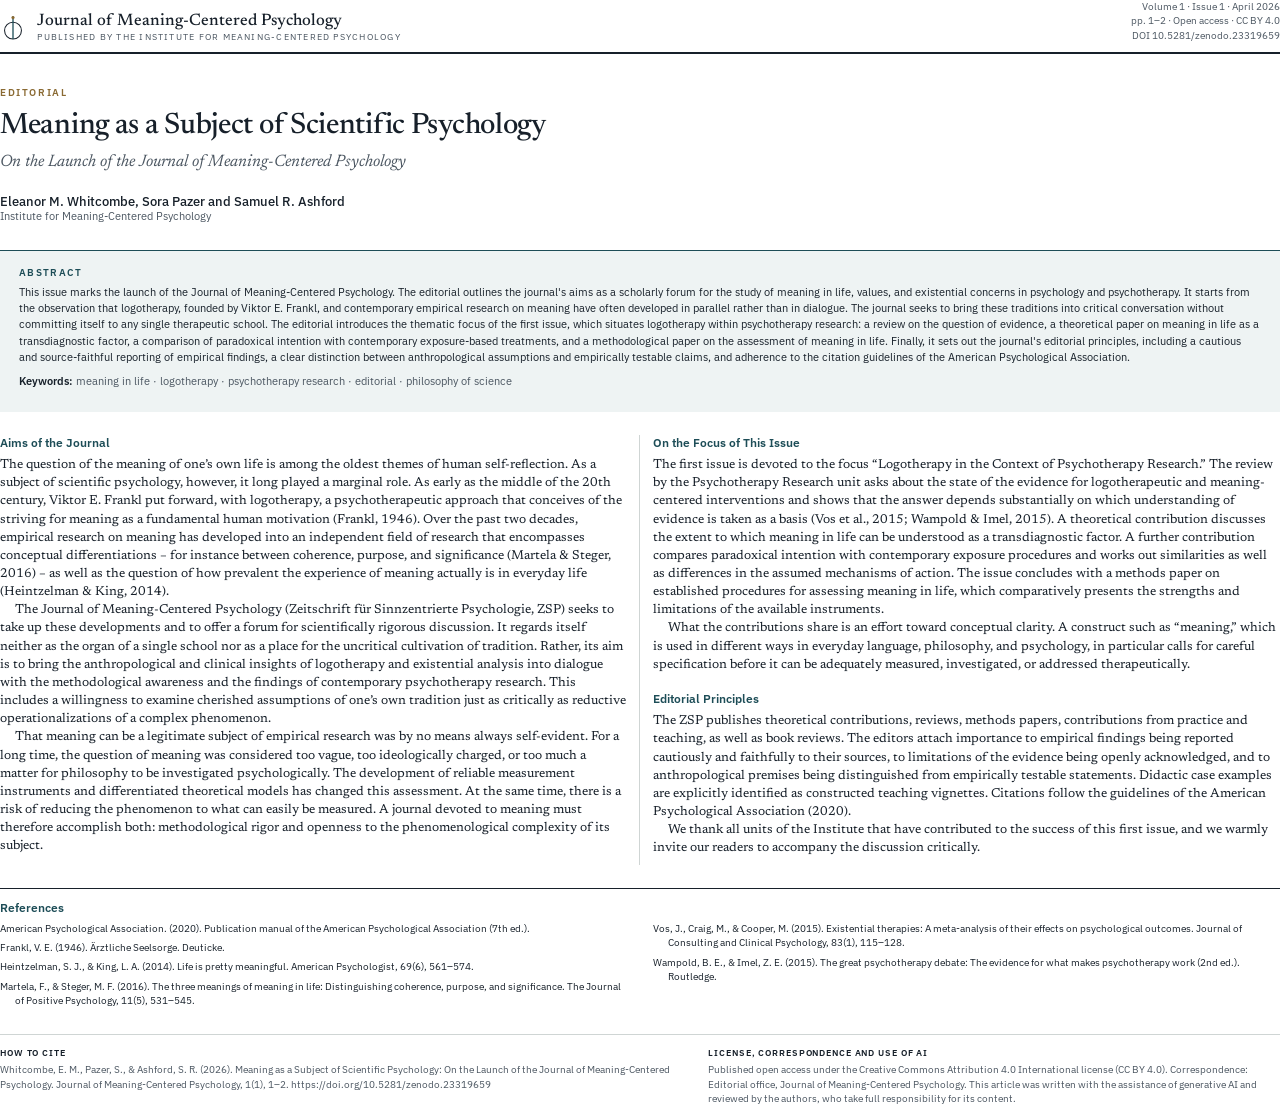
<file: werkzeuge/artikel-vorlage.html>
<!DOCTYPE html>
<html lang="de">
<head>
<meta charset="UTF-8">
<title>Artikelvorlage · Zeitschrift für Sinnzentrierte Psychologie</title>
<!--
  Druckvorlage für Beiträge der Zeitschrift für Sinnzentrierte Psychologie.
  Aufruf: artikel-vorlage.html#<artikel-id>  (Daten aus ../data/journal.js)
  Die PDFs erzeugt werkzeuge/pdf-erzeugen.js mit Chromium.
-->
<link rel="stylesheet" href="../css/fonts.css">
<style>
  :root {
    --ink: #17202a; --soft: #4b5661; --petrol: #1d4d57; --brass: #8a6a33; --line: #cfd5d4; --tint: #eef3f3;
    --serif: "Newsreader", Georgia, serif; --sans: "IBM Plex Sans", Arial, sans-serif;
  }
  @page {
    size: A4; margin: 24mm 18mm 22mm 18mm;
    @top-left { font: 400 7.5pt "IBM Plex Sans", Arial, sans-serif; color: #4b5661; vertical-align: bottom; padding-bottom: 4mm; }
    @top-right { font: italic 400 8pt "Newsreader", Georgia, serif; color: #4b5661; vertical-align: bottom; padding-bottom: 4mm; }
    @bottom-center { content: counter(page); font: 500 8.5pt "IBM Plex Sans", Arial, sans-serif; color: #17202a; }
  }
  @page :first {
    @top-left { content: none; } @top-right { content: none; }
  }
  html { -webkit-print-color-adjust: exact; print-color-adjust: exact; }
  body { margin: 0; color: var(--ink); font: 400 9.6pt/1.42 var(--serif); hyphens: auto; -webkit-hyphens: auto; }

  /* Kopf der ersten Seite */
  .mast { display: flex; justify-content: space-between; align-items: flex-end; border-bottom: 2.2pt double var(--ink); padding-bottom: 2.5mm; }
  .mast .logo { display: flex; align-items: center; gap: 3mm; }
  .mast .jt { font: 500 12.5pt/1.1 var(--serif); }
  .mast .jt small { display: block; font: 400 6.6pt/1.4 var(--sans); letter-spacing: .14em; text-transform: uppercase; color: var(--soft); }
  .mast .meta { text-align: right; font: 400 7.4pt/1.45 var(--sans); color: var(--soft); }
  .rubrik { margin-top: 9mm; font: 600 7.6pt/1 var(--sans); letter-spacing: .16em; text-transform: uppercase; color: var(--brass); }
  h1.titel { margin: 3mm 0 0; font: 500 22pt/1.12 var(--serif); letter-spacing: -.01em; text-wrap: balance; }
  .untertitel { margin: 2.5mm 0 0; font: italic 400 12.5pt/1.3 var(--serif); color: var(--soft); text-wrap: balance; }
  .autoren { margin-top: 5mm; font: 500 9.5pt/1.3 var(--sans); }
  .affil { font: 400 8pt/1.4 var(--sans); color: var(--soft); }

  .abstracts { margin: 7mm 0 6mm; background: var(--tint); border-top: 1.4pt solid var(--petrol); padding: 4.5mm 5mm; display: grid; grid-template-columns: 1fr 1fr; gap: 6mm; font: 400 8pt/1.45 var(--sans); }
  .abstracts h2 { margin: 0 0 1.5mm; font: 600 7.4pt/1 var(--sans); letter-spacing: .14em; text-transform: uppercase; color: var(--petrol); }
  .abstracts p { margin: 0 0 1.6mm; text-align: left; hyphens: auto; }
  .abstracts .kw { margin-top: 2mm; color: var(--soft); }
  .abstracts .kw b { color: var(--ink); font-weight: 600; }
  .abstracts.single { grid-template-columns: 1fr; font-size: 8.4pt; }

  /* Fließtext */
  .body { column-count: 2; column-gap: 7mm; column-rule: 0.4pt solid var(--line); text-align: left; }
  .body h2 { font: 600 9.2pt/1.25 var(--sans); color: var(--petrol); margin: 4.5mm 0 1.6mm; break-after: avoid; text-align: left; hyphens: manual; }
  .body h2:first-child { margin-top: 0; }
  .body p { margin: 0; text-indent: 4mm; orphans: 2; widows: 2; }
  .body h2 + p { text-indent: 0; }
  .body p:first-of-type::first-letter { }
  .lit { column-count: 2; column-gap: 7mm; margin-top: 6mm; border-top: 0.6pt solid var(--ink); padding-top: 3mm; }
  .lit h2 { column-span: all; font: 600 9.2pt/1.2 var(--sans); color: var(--petrol); margin: 0 0 2mm; }
  .lit ol { list-style: none; margin: 0; padding: 0; }
  .lit li { font: 400 7.6pt/1.4 var(--sans); padding-left: 4mm; text-indent: -4mm; margin-bottom: 1.3mm; break-inside: avoid; text-align: left; hyphens: manual; }

  .abschluss { margin-top: 7mm; display: grid; grid-template-columns: 1.2fr 1fr; gap: 6mm; font: 400 7.4pt/1.45 var(--sans); color: var(--soft); border-top: 0.6pt solid var(--line); padding-top: 3mm; break-inside: avoid; }
  .abschluss b { color: var(--ink); font-weight: 600; display: block; letter-spacing: .1em; text-transform: uppercase; font-size: 6.6pt; margin-bottom: 1mm; }
  .first-foot { margin-top: 0; }
</style>
</head>
<body>
<article id="doc"></article>
<script src="../data/journal.js"></script>
<script src="../data/en/journal.js"></script>
<script src="../data/fr/journal.js"></script>
<script>
/* Aufruf: artikel-vorlage.html#<sprache>:<id>   sprache = en (Original), de, fr (Übersetzungen)
   rg = englische Preprint-Fassung für Repositorien (ResearchGate, Zenodo): Sora Pazer als alleinige Autorin bzw. alleiniger Autor, ohne Zeitschriftenangaben */
(function () {
  var J = window.JOURNAL, raw = decodeURIComponent(location.hash.slice(1));
  var m = /^(en|de|fr|rg):(.+)$/.exec(raw) || [null, "en", raw];
  var RG = m[1] === "rg", L = RG ? "en" : m[1], id = m[2];
  var a = J.artikel.filter(function (x) { return x.id === id; })[0] || J.artikel[0];
  var iss = J.ausgaben.filter(function (x) { return x.id === a.ausgabe; })[0];
  var JE = (window.EN && window.EN.journal) || { artikel: {} }, JF = (window.FR && window.FR.journal) || { artikel: {} };
  var ae = JE.artikel[a.id] || {}, af = JF.artikel[a.id] || {};
  var S = {
    en: { jt: "Journal of Meaning-Centered Psychology", pub: "Published by the Institute for Meaning-Centered Psychology", inst: "Institute for Meaning-Centered Psychology",
          vol: "Volume", issue: "Issue", pp: "pp.", oa: "Open access", refs: "References", cite: "How to cite", lic: "License, correspondence and use of AI",
          and: " and ", mon: { "April": "April", "Oktober": "October" },
          rub: { "Editorial": "Editorial", "Übersichtsarbeit": "Review", "Originalarbeit": "Original article", "Theoretischer Beitrag": "Theoretical article", "Methodenbeitrag": "Methods article", "Praxis und Lehre": "Practice and teaching", "Rezension": "Book review" },
          licText: "Published open access under the Creative Commons Attribution 4.0 International license (CC BY 4.0). Correspondence: Editorial office, Journal of Meaning-Centered Psychology. This article was written with the assistance of generative AI and reviewed by the authors, who take full responsibility for its content.",
          note: "" },
    de: { jt: "Zeitschrift für Sinnzentrierte Psychologie", pub: "Herausgegeben vom Institut für Sinnzentrierte Psychologie", inst: "Institut für Sinnzentrierte Psychologie",
          vol: "Jahrgang", issue: "Heft", pp: "S.", oa: "Open Access", refs: "Literatur", cite: "Zitiervorschlag (Originalfassung)", lic: "Lizenz, Korrespondenz und Einsatz von KI",
          and: " und ", mon: { "April": "April", "Oktober": "Oktober" }, rub: null,
          licText: "Erscheint im offenen Zugang unter der Lizenz Creative Commons Namensnennung 4.0 International (CC BY 4.0). Korrespondenz: Redaktion der Zeitschrift. Dieser Beitrag wurde mit Unterstützung generativer KI verfasst und von den Autorinnen und Autoren geprüft, die die volle Verantwortung für den Inhalt tragen.",
          note: "Deutsche Übersetzung. Maßgeblich ist die englische Originalfassung." },
    fr: { jt: "Revue de psychologie centrée sur le sens", pub: "Publiée par l'Institut de psychologie centrée sur le sens", inst: "Institut de psychologie centrée sur le sens",
          vol: "Volume", issue: "Numéro", pp: "p.", oa: "Libre accès", refs: "Références", cite: "Citation (version originale)", lic: "Licence, correspondance et utilisation de l'IA",
          and: " et ", mon: { "April": "avril", "Oktober": "octobre" },
          rub: { "Editorial": "Éditorial", "Übersichtsarbeit": "Article de synthèse", "Originalarbeit": "Article original", "Theoretischer Beitrag": "Article théorique", "Methodenbeitrag": "Article méthodologique", "Praxis und Lehre": "Pratique et enseignement", "Rezension": "Compte rendu" },
          licText: "Publié en libre accès sous licence Creative Commons Attribution 4.0 International (CC BY 4.0). Correspondance : rédaction de la revue. Cet article a été rédigé avec l'aide de l'IA générative et relu par les auteurs, qui en assument l'entière responsabilité.",
          note: "Traduction française. La version originale anglaise fait foi." }
  }[L];
  function e(s) { return String(s == null ? "" : s).replace(/[&<>"]/g, function (c) { return { "&": "&amp;", "<": "&lt;", ">": "&gt;", '"': "&quot;" }[c]; }); }
  function paras(t) { return String(t || "").split(/\n\s*\n/).map(function (p) { return "<p>" + e(p) + "</p>"; }).join(""); }
  function q(t) { return '"' + String(t).replace(/\\/g, "\\\\").replace(/"/g, '\\"') + '"'; }
  var src = L === "en" ? ae : L === "fr" ? af : a;
  var titel = src.titel || a.titel, untertitel = src.untertitel || a.untertitel, abschnitte = src.abschnitte || a.abschnitte;
  var start = L === "en" && !RG ? (parseInt(String(a.seiten).split(/[–-]/)[0], 10) || 1) : 1;
  var heft = iss.jahrgang + "(" + iss.heft + "), " + iss.jahr;
  var kurz = titel.length > 70 ? titel.slice(0, 68).replace(/\s+\S*$/, "") + " …" : titel;
  var autoren = RG ? "Sora Pazer" : a.autoren.replace(" und ", S.and);
  var monat = (S.mon[iss.monat] || iss.monat) + " " + iss.jahr;
  if (RG) {
    S.cite = "How to cite";
    S.lic = "Status, license and use of AI";
    S.licText = "Preprint, not peer reviewed. Made available open access under the Creative Commons Attribution 4.0 International license (CC BY 4.0). This article was written with the assistance of generative AI and reviewed by the author, who takes full responsibility for its content. Correspondence: Sora Pazer, Institute for Meaning-Centered Psychology, https://imcp-institute.org";
    heft = "Preprint · " + monat;
  }
  var cite = RG ? "Pazer, S. (" + iss.jahr + "). " + (ae.titel || a.titel) + ((ae.untertitel || a.untertitel) ? ": " + (ae.untertitel || a.untertitel) : "") + " [Preprint]. Institute for Meaning-Centered Psychology." + (a.doi ? " https://doi.org/" + a.doi : "") : (a.autorenApa || a.autoren) + " (" + iss.jahr + "). " + (ae.titel || a.titel) + ((ae.untertitel || a.untertitel) ? ": " + (ae.untertitel || a.untertitel) : "") + ". Journal of Meaning-Centered Psychology, " + iss.jahrgang + "(" + iss.heft + "), " + a.seiten + "." + (a.doi ? " https://doi.org/" + a.doi : "");
  var logo = '<svg width="26" height="26" viewBox="0 0 40 40"><circle cx="20" cy="24" r="13" fill="none" stroke="#17202a" stroke-width="1.6"/><line x1="20" y1="2" x2="20" y2="37" stroke="#1d4d57" stroke-width="2"/><circle cx="20" cy="4" r="2.4" fill="#8a6a33"/></svg>';
  var style = document.createElement("style");
  style.textContent = "@page { @top-left { content: " + q((RG ? "S. Pazer" : S.jt) + " · " + heft) + "; } @top-right { content: " + q(kurz) + "; } } @page :first { counter-increment: page " + start + "; @top-left { content: none; } @top-right { content: none; } }";
  document.head.appendChild(style);
  document.documentElement.lang = L;
  var h = RG ? '<header class="mast"><div class="logo">' + logo + '<div class="jt">' + S.inst + "<small>Preprint · not peer reviewed</small></div></div>" +
    '<div class="meta">' + monat + "<br>Open access · CC BY 4.0" + (a.doi ? "<br>DOI " + e(a.doi) : "") + "</div></header>" : '<header class="mast"><div class="logo">' + logo + '<div class="jt">' + S.jt + "<small>" + S.pub + "</small></div></div>" +
    '<div class="meta">' + S.vol + " " + iss.jahrgang + " · " + S.issue + " " + iss.heft + " · " + (S.mon[iss.monat] || iss.monat) + " " + iss.jahr + "<br>" + S.pp + " " + e(a.seiten) + (L === "en" ? "" : " (Original)") + " · " + S.oa + " · CC BY 4.0" + (a.doi ? "<br>DOI " + e(a.doi) : "") + "</div></header>";
  h += '<div class="rubrik">' + e(S.rub ? S.rub[a.rubrik] || a.rubrik : a.rubrik) + '</div><h1 class="titel">' + e(titel) + "</h1>" + (untertitel ? '<p class="untertitel">' + e(untertitel) + "</p>" : "");
  h += '<div class="autoren">' + e(autoren) + '</div><div class="affil">' + S.inst + "</div>";
  if (S.note) h += '<p class="affil" style="margin-top:2mm;font-style:italic">' + S.note + "</p>";
  var absEn = '<div lang="en"><h2>Abstract</h2>' + paras(a.abstractEn) + (a.keywords ? '<p class="kw"><b>Keywords:</b> ' + e(a.keywords.join(" · ")) + "</p>" : "") + "</div>";
  var absDe = '<div lang="de"><h2>Zusammenfassung</h2>' + paras(a.abstract) + (a.schluesselwoerter ? '<p class="kw"><b>Schlüsselwörter:</b> ' + e(a.schluesselwoerter.join(" · ")) + "</p>" : "") + "</div>";
  var absFr = '<div lang="fr"><h2>Résumé</h2>' + paras(af.abstract) + (af.keywords ? '<p class="kw"><b>Mots-clés :</b> ' + e(af.keywords.join(" · ")) + "</p>" : "") + "</div>";
  h += '<section class="abstracts' + (L === "en" ? " single" : "") + '">' + (L === "en" ? absEn : L === "de" ? absDe + absEn : absFr + absEn) + "</section>";
  h += '<div class="body">';
  (abschnitte || []).forEach(function (s) { h += "<h2>" + e(s.titel) + "</h2>" + (s.absaetze || []).map(function (p) { return "<p>" + e(p) + "</p>"; }).join(""); });
  h += "</div>";
  if (a.literatur && a.literatur.length) h += '<section class="lit"><h2>' + S.refs + "</h2><ol>" + a.literatur.map(function (r) { return "<li>" + e(r) + "</li>"; }).join("") + "</ol></section>";
  h += '<footer class="abschluss"><div><b>' + S.cite + "</b>" + e(cite) + "</div><div><b>" + S.lic + "</b>" + S.licText + "</div></footer>";
  document.getElementById("doc").innerHTML = h;
  document.title = titel;
  window.ARTIKEL_BEREIT = true;
})();
</script>
</body>
</html>
</file>
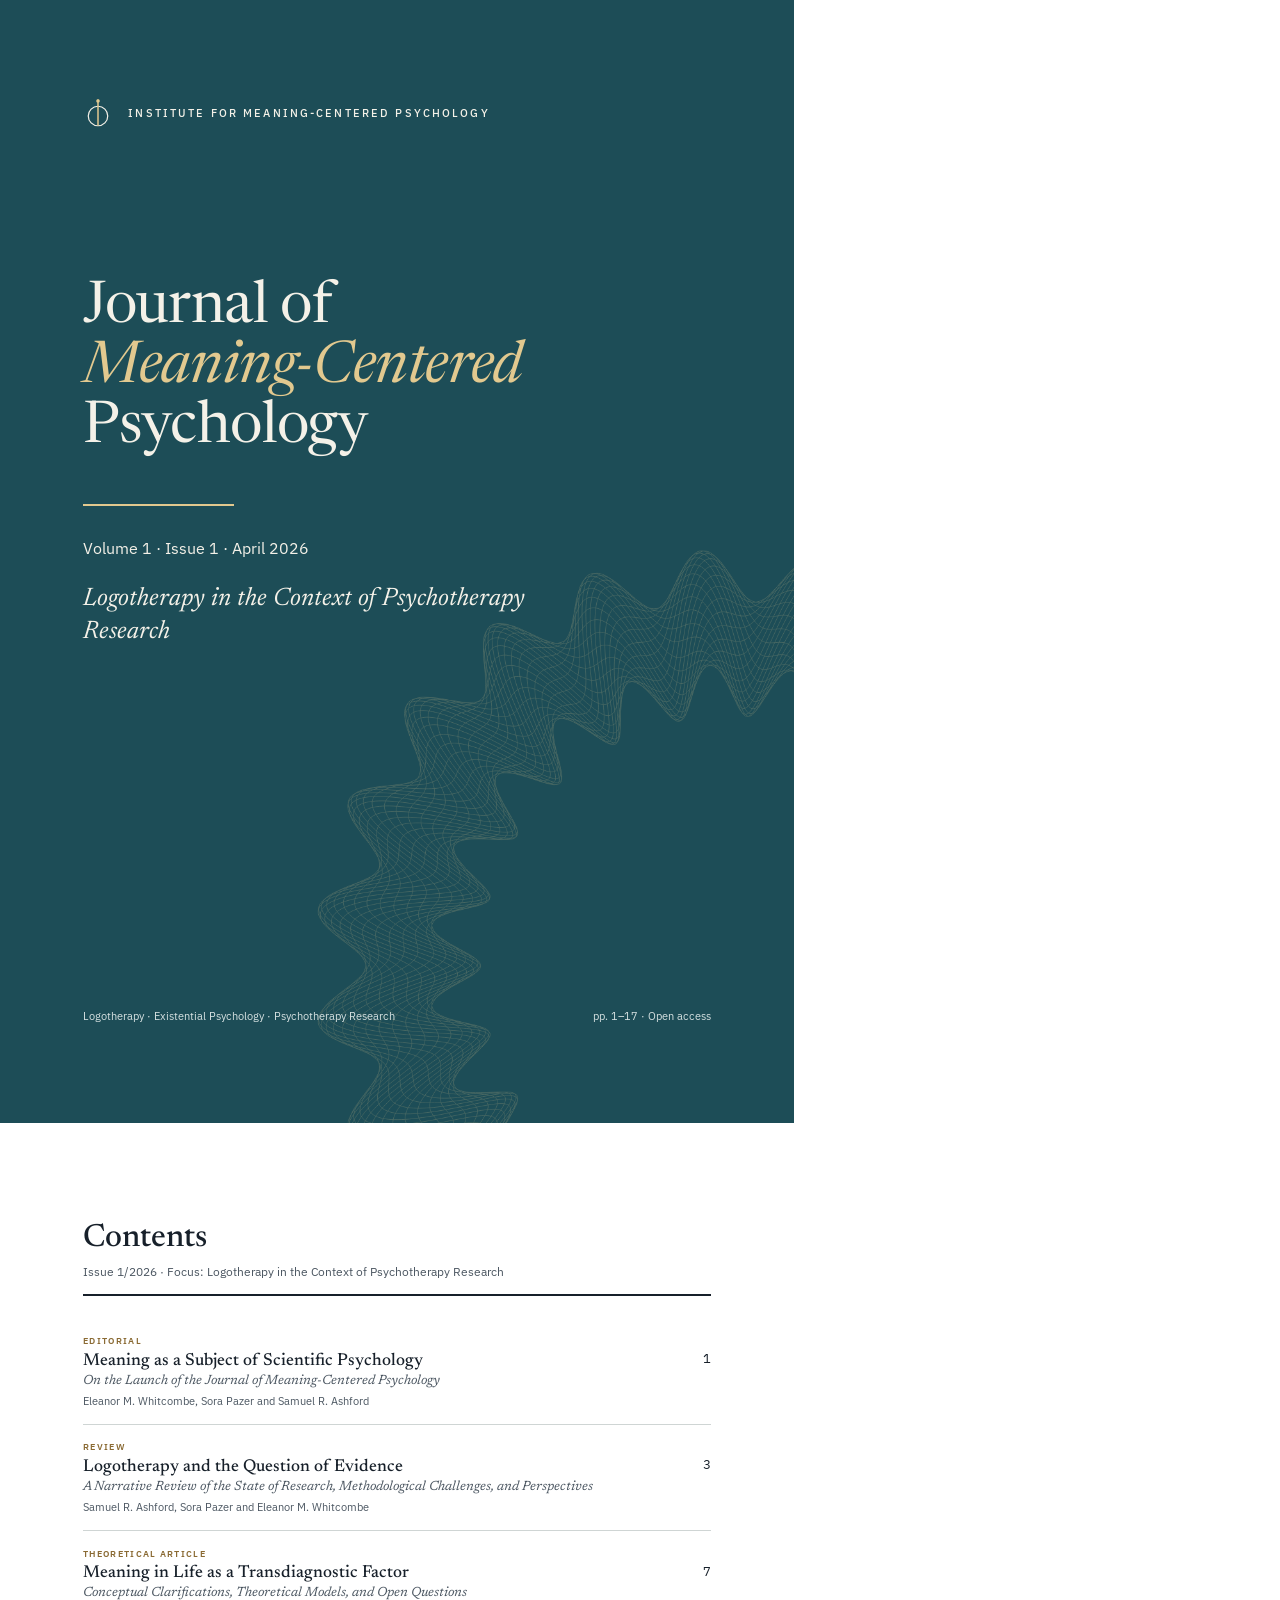
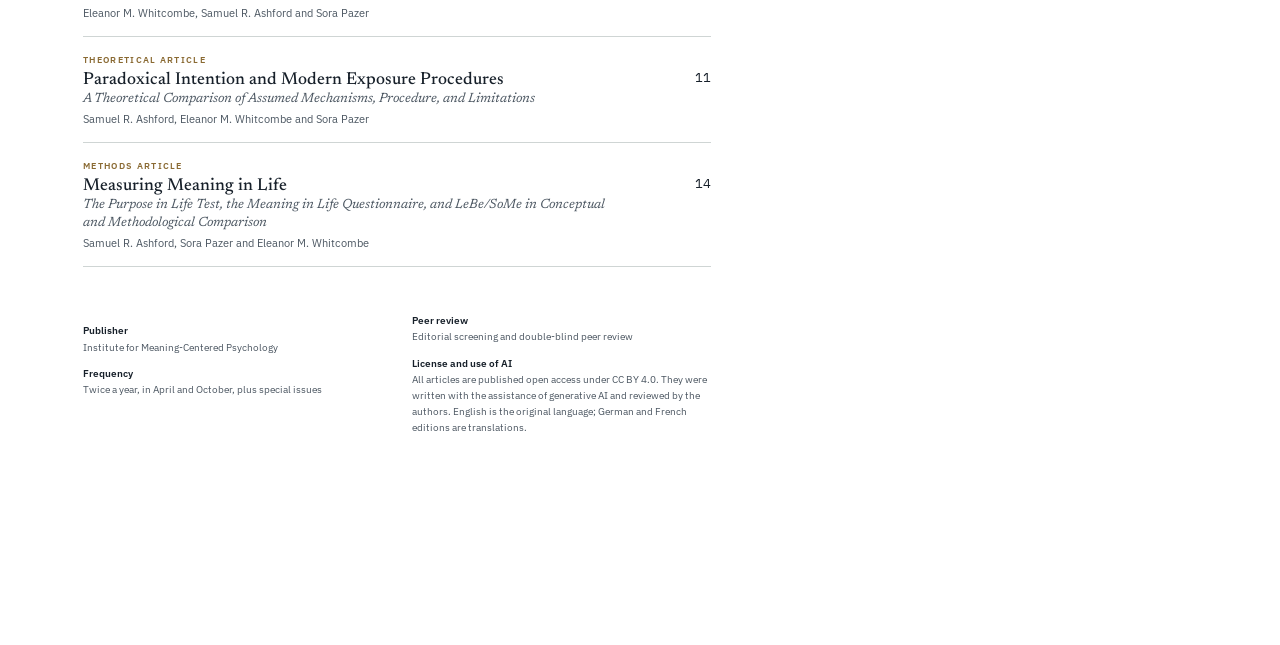
<file: werkzeuge/heft-titel.html>
<!DOCTYPE html>
<html lang="de">
<head>
<meta charset="UTF-8">
<title>Heftumschlag · Zeitschrift für Sinnzentrierte Psychologie</title>
<!-- Umschlag und Inhaltsverzeichnis eines Heftes. Aufruf: heft-titel.html#<ausgabe-id> -->
<link rel="stylesheet" href="../css/fonts.css">
<style>
  @page { size: A4; margin: 0; }
  html { -webkit-print-color-adjust: exact; print-color-adjust: exact; }
  body { margin: 0; font-family: "Newsreader", Georgia, serif; color: #17202a; }
  .cover { width: 210mm; height: 297mm; box-sizing: border-box; position: relative; background: #1d4d57; color: #f4f1e8; padding: 26mm 22mm; display: flex; flex-direction: column; break-after: page; overflow: hidden; }
  .cover canvas { position: absolute; inset: 0; width: 100%; height: 100%; opacity: .22; }
  .cover > * { position: relative; }
  .pub { font: 500 8pt/1.4 "IBM Plex Sans", Arial, sans-serif; letter-spacing: .2em; text-transform: uppercase; display: flex; align-items: center; gap: 4mm; }
  .jt { margin-top: 40mm; font: 400 44pt/1.02 "Newsreader", Georgia, serif; letter-spacing: -.01em; }
  .jt em { font-style: italic; color: #e2c98f; }
  .rule { width: 40mm; height: 1.2pt; background: #e2c98f; margin: 12mm 0 8mm; }
  .heft { font: 400 12pt/1.5 "IBM Plex Sans", Arial, sans-serif; }
  .schwer { margin-top: 6mm; font: italic 400 19pt/1.3 "Newsreader", Georgia, serif; max-width: 140mm; }
  .bottom { margin-top: auto; display: flex; justify-content: space-between; align-items: flex-end; font: 400 8pt/1.5 "IBM Plex Sans", Arial, sans-serif; color: #d7e2e2; }
  .toc { width: 210mm; height: 297mm; box-sizing: border-box; padding: 26mm 22mm; }
  .toc h1 { font: 500 24pt/1.1 "Newsreader", Georgia, serif; margin: 0 0 2mm; }
  .toc.dense { padding: 18mm 22mm 14mm; }
  .toc.dense h1 { font-size: 20pt; }
  .toc.dense .sub { margin-bottom: 3mm; padding-bottom: 3mm; }
  .toc.dense .item { padding: 2.1mm 0; gap: 4mm; }
  .toc.dense .item .t { font-size: 11pt; margin-top: .5mm; }
  .toc.dense .item .u { display: none; }
  .toc.dense .item .a { font-size: 7.6pt; margin-top: .5mm; }
  .toc.dense .item .p { padding-top: 2.5mm; font-size: 9pt; }
  .toc.dense .imp { margin-top: 5mm; font-size: 7pt; }
  .item { break-inside: avoid; }
  .toc .sub { font: 400 9pt "IBM Plex Sans", Arial, sans-serif; color: #4b5661; border-bottom: 2.2pt double #17202a; padding-bottom: 4mm; margin-bottom: 6mm; }
  .item { display: grid; grid-template-columns: 1fr 16mm; gap: 6mm; padding: 4.2mm 0; border-bottom: .5pt solid #cfd5d4; }
  .item .r { font: 600 7pt "IBM Plex Sans", Arial, sans-serif; letter-spacing: .14em; text-transform: uppercase; color: #8a6a33; }
  .item .t { font: 500 13pt/1.25 "Newsreader", Georgia, serif; margin-top: 1mm; }
  .item .u { font: italic 400 10pt/1.3 "Newsreader", Georgia, serif; color: #4b5661; }
  .item .a { font: 400 8.4pt "IBM Plex Sans", Arial, sans-serif; color: #4b5661; margin-top: 1mm; }
  .item .p { font: 400 10pt "IBM Plex Mono", monospace; text-align: right; align-self: start; padding-top: 4mm; }
  .imp { margin-top: 12mm; font: 400 7.8pt/1.55 "IBM Plex Sans", Arial, sans-serif; color: #4b5661; columns: 2; column-gap: 8mm; }
  .imp b { color: #17202a; }
</style>
</head>
<body>
<div id="doc"></div>
<script src="../data/journal.js"></script>
<script src="../data/en/journal.js"></script>
<script src="../data/fr/journal.js"></script>
<script>
(function () {
  var J = window.JOURNAL, raw = decodeURIComponent(location.hash.slice(1));
  var mm = /^(en|de|fr):(.+)$/.exec(raw) || [null, "en", raw];
  var L = mm[1], id = mm[2];
  var iss = J.ausgaben.filter(function (x) { return x.id === id; })[0] || J.ausgaben[0];
  var arts = J.artikel.filter(function (a) { return a.ausgabe === iss.id; });
  var JE = (window.EN && window.EN.journal) || { artikel: {}, ausgaben: {} }, JF = (window.FR && window.FR.journal) || { artikel: {}, ausgaben: {} };
  var JL = L === "en" ? JE : L === "fr" ? JF : null;
  var S = {
    en: { inst: "Institute for Meaning-Centered Psychology", jt: 'Journal of<br><em>Meaning-Centered</em><br>Psychology', vol: "Volume", issue: "Issue", ed: "", sub: "Logotherapy · Existential Psychology · Psychotherapy Research", pp: "pp.", oa: "Open access", toc: "Contents", focus: "Focus", tocNote: "", and: " and ",
          mon: { "April": "April", "Oktober": "October" }, rub: { "Editorial": "Editorial", "Übersichtsarbeit": "Review", "Originalarbeit": "Original article", "Theoretischer Beitrag": "Theoretical article", "Methodenbeitrag": "Methods article", "Praxis und Lehre": "Practice and teaching", "Rezension": "Book review" },
          imp: '<p><b>Publisher</b><br>Institute for Meaning-Centered Psychology</p><p><b>Frequency</b><br>Twice a year, in April and October, plus special issues</p><p><b>Peer review</b><br>Editorial screening and double-blind peer review</p><p><b>License and use of AI</b><br>All articles are published open access under CC BY 4.0. They were written with the assistance of generative AI and reviewed by the authors. English is the original language; German and French editions are translations.</p>' },
    de: { inst: "Institut für Sinnzentrierte Psychologie", jt: 'Zeitschrift für<br><em>Sinnzentrierte</em><br>Psychologie', vol: "Jahrgang", issue: "Heft", ed: " · Deutsche Ausgabe", sub: "Logotherapie · Existenzpsychologie · Psychotherapieforschung", pp: "S.", oa: "Open Access", toc: "Inhalt", focus: "Schwerpunkt", tocNote: " · Seitenzahlen der englischen Originalfassung", and: " und ",
          mon: { "April": "April", "Oktober": "Oktober" }, rub: null,
          imp: '<p><b>Herausgeber</b><br>Institut für Sinnzentrierte Psychologie</p><p><b>Erscheinungsweise</b><br>halbjährlich, im April und Oktober, dazu Themenhefte</p><p><b>Begutachtung</b><br>Redaktionelle Prüfung und doppelt verblindetes Gutachterverfahren</p><p><b>Lizenz und Einsatz von KI</b><br>Alle Beiträge erscheinen im offenen Zugang unter CC BY 4.0. Sie wurden mit Unterstützung generativer KI verfasst und von den Autorinnen und Autoren geprüft. Originalsprache ist Englisch; die deutsche Ausgabe ist eine Übersetzung.</p>' },
    fr: { inst: "Institut de psychologie centrée sur le sens", jt: 'Revue de<br><em>psychologie centrée</em><br>sur le sens', vol: "Volume", issue: "Numéro", ed: " · Édition française", sub: "Logothérapie · Psychologie existentielle · Recherche en psychothérapie", pp: "p.", oa: "Libre accès", toc: "Sommaire", focus: "Thème", tocNote: " · pagination de la version originale anglaise", and: " et ",
          mon: { "April": "avril", "Oktober": "octobre" }, rub: { "Editorial": "Éditorial", "Übersichtsarbeit": "Article de synthèse", "Originalarbeit": "Article original", "Theoretischer Beitrag": "Article théorique", "Methodenbeitrag": "Article méthodologique", "Praxis und Lehre": "Pratique et enseignement", "Rezension": "Compte rendu" },
          imp: '<p><b>Éditeur</b><br>Institut de psychologie centrée sur le sens</p><p><b>Périodicité</b><br>Semestrielle, en avril et en octobre, ainsi que des numéros spéciaux</p><p><b>Évaluation</b><br>Examen éditorial et évaluation en double aveugle</p><p><b>Licence et utilisation de l\'IA</b><br>Tous les articles sont publiés en libre accès sous licence CC BY 4.0. Ils ont été rédigés avec l\'aide de l\'IA générative et relus par les auteurs. La langue originale est l\'anglais ; l\'édition française est une traduction.</p>' }
  }[L];
  function e(s) { return String(s == null ? "" : s).replace(/[&<>"]/g, function (c) { return { "&": "&amp;", "<": "&lt;", ">": "&gt;", '"': "&quot;" }[c]; }); }
  var first = String(arts[0].seiten).split(/[–-]/)[0], lastS = String(arts[arts.length - 1].seiten).split(/[–-]/).pop();
  var schwer = JL && JL.ausgaben && JL.ausgaben[iss.id] ? JL.ausgaben[iss.id].schwerpunkt : iss.schwerpunkt;
  var logo = '<svg width="30" height="30" viewBox="0 0 40 40"><circle cx="20" cy="24" r="13" fill="none" stroke="#f4f1e8" stroke-width="1.6"/><line x1="20" y1="2" x2="20" y2="37" stroke="#e2c98f" stroke-width="2"/><circle cx="20" cy="4" r="2.4" fill="#e2c98f"/></svg>';
  document.documentElement.lang = L;
  var h = '<section class="cover"><canvas id="g" width="1240" height="1754"></canvas>' +
    '<div class="pub">' + logo + S.inst + "</div>" +
    '<div class="jt">' + S.jt + '</div><div class="rule"></div>' +
    '<div class="heft">' + S.vol + " " + iss.jahrgang + " · " + S.issue + " " + iss.heft + " · " + (S.mon[iss.monat] || iss.monat) + " " + iss.jahr + S.ed + "</div>" +
    '<div class="schwer">' + e(schwer) + "</div>" +
    '<div class="bottom"><span>' + S.sub + "</span><span>" + S.pp + " " + first + "–" + lastS + " · " + S.oa + "</span></div></section>";
  h += '<section class="toc' + (arts.length > 8 ? " dense" : "") + '"><h1>' + S.toc + '</h1><div class="sub">' + S.issue + " " + iss.heft + "/" + iss.jahr + " · " + S.focus + ": " + e(schwer) + S.tocNote + "</div>";
  arts.forEach(function (a) {
    var tr = JL && JL.artikel ? JL.artikel[a.id] || {} : {};
    var t = tr.titel || a.titel, u = tr.untertitel || a.untertitel;
    h += '<div class="item"><div><div class="r">' + e(S.rub ? S.rub[a.rubrik] || a.rubrik : a.rubrik) + '</div><div class="t">' + e(t) + "</div>" + (u ? '<div class="u">' + e(u) + "</div>" : "") + '<div class="a">' + e(a.autoren.replace(" und ", S.and)) + '</div></div><div class="p">' + e(String(a.seiten).split(/[–-]/)[0]) + "</div></div>";
  });
  h += '<div class="imp">' + S.imp + "</div></section>";
  document.getElementById("doc").innerHTML = h;
  // Guilloche-Linien auf dem Umschlag
  var c = document.getElementById("g").getContext("2d");
  c.strokeStyle = "#e2c98f"; c.lineWidth = 1;
  for (var k = 0; k < 26; k++) {
    c.beginPath();
    for (var t = 0; t <= Math.PI * 2 + 0.01; t += 0.004) {
      var r = 520 + 90 * Math.sin(9 * t + k * 0.24) + 40 * Math.cos(23 * t);
      var x = 1240 * 0.92 + r * Math.cos(t), y = 1754 * 0.86 + r * Math.sin(t);
      if (t === 0) c.moveTo(x, y); else c.lineTo(x, y);
    }
    c.stroke();
  }
  window.HEFT_BEREIT = true;
})();
</script>
</body>
</html>
</file>
<file: css/fonts.css>
/* Lokal eingebundene Schriften (IBM Plex Sans, IBM Plex Mono, Newsreader), SIL Open Font License */
/* latin-ext */
@font-face {
  font-family: 'IBM Plex Mono';
  font-style: normal;
  font-weight: 400;
  font-display: swap;
  src: url(../fonts/IBMPlexMono-normal-400-latin-ext.woff2) format('woff2');
  unicode-range: U+0100-02BA, U+02BD-02C5, U+02C7-02CC, U+02CE-02D7, U+02DD-02FF, U+0304, U+0308, U+0329, U+1D00-1DBF, U+1E00-1E9F, U+1EF2-1EFF, U+2020, U+20A0-20AB, U+20AD-20C4, U+2113, U+2C60-2C7F, U+A720-A7FF;
}
/* latin */
@font-face {
  font-family: 'IBM Plex Mono';
  font-style: normal;
  font-weight: 400;
  font-display: swap;
  src: url(../fonts/IBMPlexMono-normal-400-latin.woff2) format('woff2');
  unicode-range: U+0000-00FF, U+0131, U+0152-0153, U+02BB-02BC, U+02C6, U+02DA, U+02DC, U+0304, U+0308, U+0329, U+2000-206F, U+20AC, U+2122, U+2191, U+2193, U+2212, U+2215, U+FEFF, U+FFFD;
}
/* latin-ext */
@font-face {
  font-family: 'IBM Plex Mono';
  font-style: normal;
  font-weight: 500;
  font-display: swap;
  src: url(../fonts/IBMPlexMono-normal-500-latin-ext.woff2) format('woff2');
  unicode-range: U+0100-02BA, U+02BD-02C5, U+02C7-02CC, U+02CE-02D7, U+02DD-02FF, U+0304, U+0308, U+0329, U+1D00-1DBF, U+1E00-1E9F, U+1EF2-1EFF, U+2020, U+20A0-20AB, U+20AD-20C4, U+2113, U+2C60-2C7F, U+A720-A7FF;
}
/* latin */
@font-face {
  font-family: 'IBM Plex Mono';
  font-style: normal;
  font-weight: 500;
  font-display: swap;
  src: url(../fonts/IBMPlexMono-normal-500-latin.woff2) format('woff2');
  unicode-range: U+0000-00FF, U+0131, U+0152-0153, U+02BB-02BC, U+02C6, U+02DA, U+02DC, U+0304, U+0308, U+0329, U+2000-206F, U+20AC, U+2122, U+2191, U+2193, U+2212, U+2215, U+FEFF, U+FFFD;
}
/* latin-ext */
@font-face {
  font-family: 'IBM Plex Sans';
  font-style: italic;
  font-weight: 400;
  font-stretch: 100%;
  font-display: swap;
  src: url(../fonts/IBMPlexSans-italic-400-latin-ext.woff2) format('woff2');
  unicode-range: U+0100-02BA, U+02BD-02C5, U+02C7-02CC, U+02CE-02D7, U+02DD-02FF, U+0304, U+0308, U+0329, U+1D00-1DBF, U+1E00-1E9F, U+1EF2-1EFF, U+2020, U+20A0-20AB, U+20AD-20C4, U+2113, U+2C60-2C7F, U+A720-A7FF;
}
/* latin */
@font-face {
  font-family: 'IBM Plex Sans';
  font-style: italic;
  font-weight: 400;
  font-stretch: 100%;
  font-display: swap;
  src: url(../fonts/IBMPlexSans-italic-400-latin.woff2) format('woff2');
  unicode-range: U+0000-00FF, U+0131, U+0152-0153, U+02BB-02BC, U+02C6, U+02DA, U+02DC, U+0304, U+0308, U+0329, U+2000-206F, U+20AC, U+2122, U+2191, U+2193, U+2212, U+2215, U+FEFF, U+FFFD;
}
/* latin-ext */
@font-face {
  font-family: 'IBM Plex Sans';
  font-style: normal;
  font-weight: 400;
  font-stretch: 100%;
  font-display: swap;
  src: url(../fonts/IBMPlexSans-normal-400-latin-ext.woff2) format('woff2');
  unicode-range: U+0100-02BA, U+02BD-02C5, U+02C7-02CC, U+02CE-02D7, U+02DD-02FF, U+0304, U+0308, U+0329, U+1D00-1DBF, U+1E00-1E9F, U+1EF2-1EFF, U+2020, U+20A0-20AB, U+20AD-20C4, U+2113, U+2C60-2C7F, U+A720-A7FF;
}
/* latin */
@font-face {
  font-family: 'IBM Plex Sans';
  font-style: normal;
  font-weight: 400;
  font-stretch: 100%;
  font-display: swap;
  src: url(../fonts/IBMPlexSans-normal-400-latin.woff2) format('woff2');
  unicode-range: U+0000-00FF, U+0131, U+0152-0153, U+02BB-02BC, U+02C6, U+02DA, U+02DC, U+0304, U+0308, U+0329, U+2000-206F, U+20AC, U+2122, U+2191, U+2193, U+2212, U+2215, U+FEFF, U+FFFD;
}
/* latin-ext */
@font-face {
  font-family: 'IBM Plex Sans';
  font-style: normal;
  font-weight: 500;
  font-stretch: 100%;
  font-display: swap;
  src: url(../fonts/IBMPlexSans-normal-500-latin-ext.woff2) format('woff2');
  unicode-range: U+0100-02BA, U+02BD-02C5, U+02C7-02CC, U+02CE-02D7, U+02DD-02FF, U+0304, U+0308, U+0329, U+1D00-1DBF, U+1E00-1E9F, U+1EF2-1EFF, U+2020, U+20A0-20AB, U+20AD-20C4, U+2113, U+2C60-2C7F, U+A720-A7FF;
}
/* latin */
@font-face {
  font-family: 'IBM Plex Sans';
  font-style: normal;
  font-weight: 500;
  font-stretch: 100%;
  font-display: swap;
  src: url(../fonts/IBMPlexSans-normal-500-latin.woff2) format('woff2');
  unicode-range: U+0000-00FF, U+0131, U+0152-0153, U+02BB-02BC, U+02C6, U+02DA, U+02DC, U+0304, U+0308, U+0329, U+2000-206F, U+20AC, U+2122, U+2191, U+2193, U+2212, U+2215, U+FEFF, U+FFFD;
}
/* latin-ext */
@font-face {
  font-family: 'IBM Plex Sans';
  font-style: normal;
  font-weight: 600;
  font-stretch: 100%;
  font-display: swap;
  src: url(../fonts/IBMPlexSans-normal-600-latin-ext.woff2) format('woff2');
  unicode-range: U+0100-02BA, U+02BD-02C5, U+02C7-02CC, U+02CE-02D7, U+02DD-02FF, U+0304, U+0308, U+0329, U+1D00-1DBF, U+1E00-1E9F, U+1EF2-1EFF, U+2020, U+20A0-20AB, U+20AD-20C4, U+2113, U+2C60-2C7F, U+A720-A7FF;
}
/* latin */
@font-face {
  font-family: 'IBM Plex Sans';
  font-style: normal;
  font-weight: 600;
  font-stretch: 100%;
  font-display: swap;
  src: url(../fonts/IBMPlexSans-normal-600-latin.woff2) format('woff2');
  unicode-range: U+0000-00FF, U+0131, U+0152-0153, U+02BB-02BC, U+02C6, U+02DA, U+02DC, U+0304, U+0308, U+0329, U+2000-206F, U+20AC, U+2122, U+2191, U+2193, U+2212, U+2215, U+FEFF, U+FFFD;
}
/* latin-ext */
@font-face {
  font-family: 'Newsreader';
  font-style: italic;
  font-weight: 400;
  font-display: swap;
  src: url(../fonts/Newsreader-italic-400-latin-ext.woff2) format('woff2');
  unicode-range: U+0100-02BA, U+02BD-02C5, U+02C7-02CC, U+02CE-02D7, U+02DD-02FF, U+0304, U+0308, U+0329, U+1D00-1DBF, U+1E00-1E9F, U+1EF2-1EFF, U+2020, U+20A0-20AB, U+20AD-20C4, U+2113, U+2C60-2C7F, U+A720-A7FF;
}
/* latin */
@font-face {
  font-family: 'Newsreader';
  font-style: italic;
  font-weight: 400;
  font-display: swap;
  src: url(../fonts/Newsreader-italic-400-latin.woff2) format('woff2');
  unicode-range: U+0000-00FF, U+0131, U+0152-0153, U+02BB-02BC, U+02C6, U+02DA, U+02DC, U+0304, U+0308, U+0329, U+2000-206F, U+20AC, U+2122, U+2191, U+2193, U+2212, U+2215, U+FEFF, U+FFFD;
}
/* latin-ext */
@font-face {
  font-family: 'Newsreader';
  font-style: normal;
  font-weight: 400;
  font-display: swap;
  src: url(../fonts/Newsreader-normal-400-latin-ext.woff2) format('woff2');
  unicode-range: U+0100-02BA, U+02BD-02C5, U+02C7-02CC, U+02CE-02D7, U+02DD-02FF, U+0304, U+0308, U+0329, U+1D00-1DBF, U+1E00-1E9F, U+1EF2-1EFF, U+2020, U+20A0-20AB, U+20AD-20C4, U+2113, U+2C60-2C7F, U+A720-A7FF;
}
/* latin */
@font-face {
  font-family: 'Newsreader';
  font-style: normal;
  font-weight: 400;
  font-display: swap;
  src: url(../fonts/Newsreader-normal-400-latin.woff2) format('woff2');
  unicode-range: U+0000-00FF, U+0131, U+0152-0153, U+02BB-02BC, U+02C6, U+02DA, U+02DC, U+0304, U+0308, U+0329, U+2000-206F, U+20AC, U+2122, U+2191, U+2193, U+2212, U+2215, U+FEFF, U+FFFD;
}
/* latin-ext */
@font-face {
  font-family: 'Newsreader';
  font-style: normal;
  font-weight: 500;
  font-display: swap;
  src: url(../fonts/Newsreader-normal-500-latin-ext.woff2) format('woff2');
  unicode-range: U+0100-02BA, U+02BD-02C5, U+02C7-02CC, U+02CE-02D7, U+02DD-02FF, U+0304, U+0308, U+0329, U+1D00-1DBF, U+1E00-1E9F, U+1EF2-1EFF, U+2020, U+20A0-20AB, U+20AD-20C4, U+2113, U+2C60-2C7F, U+A720-A7FF;
}
/* latin */
@font-face {
  font-family: 'Newsreader';
  font-style: normal;
  font-weight: 500;
  font-display: swap;
  src: url(../fonts/Newsreader-normal-500-latin.woff2) format('woff2');
  unicode-range: U+0000-00FF, U+0131, U+0152-0153, U+02BB-02BC, U+02C6, U+02DA, U+02DC, U+0304, U+0308, U+0329, U+2000-206F, U+20AC, U+2122, U+2191, U+2193, U+2212, U+2215, U+FEFF, U+FFFD;
}
</file>
<file: css/style.css>
/* Layout: ruhige, einspaltige Lesespalte mit breitem Rahmen für Übersichten; Kopfzeile mit Institutsmarke, Inhalte als umschaltbare Ansichten */
:root {
  --paper: #f6f7f6;
  --surface: #ffffff;
  --ink: #18212b;
  --ink-soft: #4a5562;
  --line: #d9dedd;
  --accent: #1d4d57;      /* tiefes Petrol */
  --accent-soft: #e3eeef;
  --brass: #8a6a33;       /* Messing, nur für Auszeichnungen */
  --focus: #2f7c8a;
  --serif: "Newsreader", "Iowan Old Style", "Palatino Linotype", Georgia, serif;
  --sans: "IBM Plex Sans", "Segoe UI", system-ui, sans-serif;
  --mono: "IBM Plex Mono", ui-monospace, "SFMono-Regular", Menlo, monospace;
  --measure: 68ch;
  --wide: 1180px;
  color-scheme: light;
}
@media (prefers-color-scheme: dark) {
  :root:not([data-theme="light"]) {
    --paper: #11171c; --surface: #172028; --ink: #e6ebee; --ink-soft: #a5b0b8;
    --line: #2a3640; --accent: #7fb7c2; --accent-soft: #1c2e35; --brass: #c9a86a; --focus: #9fd0da;
    color-scheme: dark;
  }
}
:root[data-theme="dark"] {
  --paper: #11171c; --surface: #172028; --ink: #e6ebee; --ink-soft: #a5b0b8;
  --line: #2a3640; --accent: #7fb7c2; --accent-soft: #1c2e35; --brass: #c9a86a; --focus: #9fd0da;
  color-scheme: dark;
}

* { box-sizing: border-box; }
html { scroll-behavior: smooth; }
@media (prefers-reduced-motion: reduce) { html { scroll-behavior: auto; } * { transition: none !important; animation: none !important; } }
body {
  margin: 0; background: var(--paper); color: var(--ink);
  font: 400 1.0625rem/1.65 var(--sans);
  -webkit-font-smoothing: antialiased;
}
a { color: var(--accent); text-underline-offset: 3px; text-decoration-thickness: 1px; }
a:hover { text-decoration-thickness: 2px; }
:focus-visible { outline: 2px solid var(--focus); outline-offset: 3px; border-radius: 2px; }
h1, h2, h3, h4 { font-family: var(--serif); font-weight: 500; line-height: 1.18; text-wrap: balance; margin: 0; letter-spacing: -0.005em; }
h1 { font-size: clamp(2.1rem, 4.6vw, 3.4rem); }
h2 { font-size: clamp(1.6rem, 3vw, 2.2rem); }
h3 { font-size: 1.35rem; }
h4 { font-size: 1.1rem; }
p { margin: 0; }
.wrap { max-width: var(--wide); margin: 0 auto; padding-inline: clamp(16px, 4vw, 40px); }
.prose { max-width: var(--measure); display: grid; gap: 1.05em; }
.prose h2 { margin-top: 1.4em; }
.prose h3 { margin-top: 1em; }
.prose ul, .prose ol { margin: 0; padding-left: 1.3em; display: grid; gap: .4em; }
.eyebrow { font: 500 .78rem/1.3 var(--sans); letter-spacing: .12em; text-transform: uppercase; color: var(--brass); }
.lead { font-family: var(--serif); font-size: 1.3rem; line-height: 1.5; color: var(--ink); }
.muted { color: var(--ink-soft); }
.small { font-size: .9rem; }
.mono { font-family: var(--mono); font-size: .85rem; font-variant-numeric: tabular-nums; }

/* Kopfzeile */
.site-header { position: sticky; top: env(safe-area-inset-top, 0px); z-index: 20; background: var(--paper); border-bottom: 1px solid var(--line); }
.site-header .wrap { display: flex; align-items: center; gap: 24px; min-height: 72px; flex-wrap: wrap; padding-block: 10px; }
.brand { display: flex; align-items: center; gap: 12px; text-decoration: none; color: var(--ink); margin-right: auto; }
.brand svg { flex: none; }
.brand-name { font-family: var(--serif); font-size: 1.12rem; line-height: 1.15; }
.brand-name small { display: block; font: 400 .72rem/1.3 var(--sans); letter-spacing: .1em; text-transform: uppercase; color: var(--ink-soft); }
.nav { display: flex; gap: 4px 16px; flex-wrap: wrap; }
@media (min-width: 1101px) and (max-width: 1900px) { .site-header .brand-name small { display: none; } .nav a { font-size: .9rem; } }
.nav a { color: var(--ink-soft); text-decoration: none; font-size: .95rem; padding: 6px 0; border-bottom: 2px solid transparent; }
.nav a:hover { color: var(--ink); }
.nav a[aria-current="page"] { color: var(--ink); border-bottom-color: var(--accent); }
.nav-toggle { display: none; background: none; border: 1px solid var(--line); color: var(--ink); font: inherit; padding: 6px 12px; border-radius: 4px; cursor: pointer; }
@media (max-width: 1100px) {
  .nav-toggle { display: inline-block; }
  .nav { display: none; width: 100%; flex-direction: column; gap: 0; padding-bottom: 8px; }
  .nav.open { display: flex; }
  .nav a { padding: 10px 0; border-bottom: 1px solid var(--line); }
  .nav a[aria-current="page"] { border-bottom-color: var(--line); font-weight: 600; }
}

/* Ansichten */
main { padding-block: 0 64px; }
.view { display: none; }
.view.active { display: block; }
.page-head { padding-block: 56px 36px; border-bottom: 1px solid var(--line); margin-bottom: 44px; display: grid; gap: 14px; }
.page-head .lead { max-width: 60ch; }
.section { padding-block: 44px; display: grid; gap: 28px; }
.section + .section { border-top: 1px solid var(--line); }
.section-head { display: grid; gap: 10px; max-width: 70ch; }

/* Startseite */
.hero { padding-block: 72px 56px; display: grid; grid-template-columns: minmax(0, 1.35fr) minmax(0, 1fr); gap: 56px; align-items: end; border-bottom: 1px solid var(--line); }
.hero h1 { font-size: clamp(2.3rem, 5.4vw, 4rem); font-weight: 400; }
.hero h1 em { font-style: italic; color: var(--accent); }
.hero-text { display: grid; gap: 22px; }
.hero-quote { border-left: 1px solid var(--brass); padding: 4px 0 4px 22px; display: grid; gap: 10px; }
.hero-quote blockquote { margin: 0; font-family: var(--serif); font-size: 1.35rem; line-height: 1.45; font-style: italic; }
.hero-quote cite { font-style: normal; font-size: .88rem; color: var(--ink-soft); }
.actions { display: flex; flex-wrap: wrap; gap: 12px; }
.btn { display: inline-flex; align-items: center; gap: 8px; padding: 11px 20px; border-radius: 3px; font: 500 .95rem/1.2 var(--sans); text-decoration: none; cursor: pointer; border: 1px solid var(--accent); }
.btn-primary { background: var(--accent); color: var(--paper); }
.btn-primary:hover { filter: brightness(1.1); }
.btn-ghost { background: transparent; color: var(--accent); }
.btn-ghost:hover { background: var(--accent-soft); }
@media (max-width: 860px) { .hero { grid-template-columns: 1fr; gap: 36px; padding-block: 48px 40px; } }

.pillars { display: grid; grid-template-columns: repeat(3, minmax(0, 1fr)); gap: 0; border-top: 1px solid var(--ink); }
.pillar { padding: 24px 28px 8px 0; display: grid; gap: 10px; align-content: start; }
.pillar + .pillar { padding-left: 28px; border-left: 1px solid var(--line); }
.pillar .num { font-family: var(--mono); font-size: .8rem; color: var(--brass); }
@media (max-width: 800px) { .pillars { grid-template-columns: 1fr; } .pillar + .pillar { padding-left: 0; border-left: 0; border-top: 1px solid var(--line); } }

.split { display: grid; grid-template-columns: minmax(0, 1fr) minmax(0, 1fr); gap: 48px; }
@media (max-width: 800px) { .split { grid-template-columns: 1fr; } }

.panel { background: var(--surface); border: 1px solid var(--line); border-radius: 4px; padding: 26px; display: grid; gap: 14px; align-content: start; }
.panel-accent { background: var(--accent-soft); border-color: transparent; }

/* Listen und Tabellen */
.deflist { display: grid; grid-template-columns: max-content minmax(0, 1fr); gap: 8px 20px; margin: 0; }
.deflist dt { font-weight: 600; font-size: .9rem; color: var(--ink-soft); }
.deflist dd { margin: 0; }
@media (max-width: 520px) { .deflist { grid-template-columns: 1fr; } .deflist dd { margin-bottom: 8px; } }
.table-wrap { overflow-x: auto; border: 1px solid var(--line); border-radius: 4px; background: var(--surface); }
table { border-collapse: collapse; width: 100%; font-size: .95rem; }
th, td { text-align: left; vertical-align: top; padding: 12px 16px; border-bottom: 1px solid var(--line); }
th { font-weight: 600; font-size: .8rem; letter-spacing: .06em; text-transform: uppercase; color: var(--ink-soft); background: var(--paper); }
tr:last-child td { border-bottom: 0; }
td.num, th.num { text-align: right; font-variant-numeric: tabular-nums; white-space: nowrap; }
tfoot td { font-weight: 600; border-top: 1px solid var(--ink); }

.chips { display: flex; flex-wrap: wrap; gap: 8px; }
.chip { border: 1px solid var(--line); background: var(--surface); color: var(--ink-soft); border-radius: 999px; padding: 5px 14px; font: 500 .85rem/1.3 var(--sans); cursor: pointer; }
.chip:hover { color: var(--ink); border-color: var(--ink-soft); }
.chip[aria-pressed="true"] { background: var(--accent); border-color: var(--accent); color: var(--paper); }
.tag { display: inline-block; font: 500 .72rem/1.3 var(--sans); letter-spacing: .08em; text-transform: uppercase; color: var(--accent); }

/* Logotherapie */
.dimensions { display: grid; grid-template-columns: repeat(3, minmax(0, 1fr)); gap: 0; border: 1px solid var(--line); border-radius: 4px; background: var(--surface); }
.dimensions > div { padding: 22px; display: grid; gap: 8px; align-content: start; }
.dimensions > div + div { border-left: 1px solid var(--line); }
.dimensions > div:last-child { background: var(--accent-soft); }
@media (max-width: 760px) { .dimensions { grid-template-columns: 1fr; } .dimensions > div + div { border-left: 0; border-top: 1px solid var(--line); } }
.toc { display: grid; gap: 6px; font-size: .95rem; position: sticky; top: calc(env(safe-area-inset-top, 0px) + 96px); align-self: start; }
.toc a { color: var(--ink-soft); text-decoration: none; }
.toc a:hover { color: var(--accent); }
.with-toc { display: grid; grid-template-columns: 220px minmax(0, 1fr); gap: 56px; }
@media (max-width: 900px) { .with-toc { grid-template-columns: 1fr; } .toc { position: static; } }
.callout { border-left: 2px solid var(--brass); padding: 4px 0 4px 18px; font-family: var(--serif); font-size: 1.15rem; font-style: italic; }

/* Verfahren */
.method-grid { display: grid; grid-template-columns: repeat(auto-fill, minmax(min(100%, 340px), 1fr)); gap: 20px; }
.method { background: var(--surface); border: 1px solid var(--line); border-radius: 4px; padding: 22px 24px; display: grid; gap: 12px; align-content: start; }
.method header { display: grid; gap: 4px; }
.method .deflist { font-size: .93rem; grid-template-columns: 1fr; gap: 2px; }
.method .deflist dd { margin-bottom: 8px; }
.status { display: inline-block; font-size: .78rem; padding: 2px 8px; border-radius: 3px; border: 1px solid var(--line); color: var(--ink-soft); }
.status.richtlinie { border-color: var(--accent); color: var(--accent); }

/* Journal */
.journal-mast { display: grid; grid-template-columns: minmax(0, 1fr) auto; gap: 24px; align-items: end; padding-bottom: 18px; border-bottom: 3px double var(--ink); }
.journal-mast h1 { font-weight: 400; }
@media (max-width: 700px) { .journal-mast { grid-template-columns: 1fr; } }
.issue { display: grid; grid-template-columns: 200px minmax(0, 1fr); gap: 32px; padding-block: 30px; border-bottom: 1px solid var(--line); }
@media (max-width: 760px) { .issue { grid-template-columns: 1fr; gap: 14px; } }
.issue-meta { display: grid; gap: 6px; align-content: start; }
.issue-meta .heft { font-family: var(--serif); font-size: 1.6rem; }
.toc-list { list-style: none; margin: 0; padding: 0; display: grid; gap: 0; }
.toc-list li { display: grid; grid-template-columns: minmax(0, 1fr) auto; gap: 16px; padding: 14px 0; border-top: 1px solid var(--line); }
.toc-list li:first-child { border-top: 0; padding-top: 0; }
.toc-list a.t { font-family: var(--serif); font-size: 1.15rem; color: var(--ink); text-decoration: none; line-height: 1.3; }
.toc-list a.t:hover { color: var(--accent); text-decoration: underline; }
.article { display: grid; grid-template-columns: minmax(0, 1fr) 260px; gap: 56px; }
@media (max-width: 960px) { .article { grid-template-columns: 1fr; } }
.article-body { display: grid; gap: 1.05em; max-width: var(--measure); font-family: var(--serif); font-size: 1.12rem; line-height: 1.7; }
.article-body h2 { font-size: 1.4rem; margin-top: 1.2em; }
.abstract { background: var(--surface); border: 1px solid var(--line); border-radius: 4px; padding: 22px 24px; display: grid; gap: 10px; font-family: var(--sans); font-size: .98rem; line-height: 1.6; }
.refs { font-family: var(--sans); font-size: .9rem; line-height: 1.55; display: grid; gap: 8px; list-style: none; padding: 0; margin: 0; }
.refs li { padding-left: 2em; text-indent: -2em; }
.article-aside { display: grid; gap: 20px; align-content: start; font-size: .92rem; }
.cite-box { font-family: var(--mono); font-size: .8rem; line-height: 1.5; background: var(--paper); border: 1px solid var(--line); padding: 12px; border-radius: 3px; word-break: break-word; }

/* Lexikon */
.lex-tools { display: grid; gap: 16px; }
.search { display: flex; gap: 0; border: 1px solid var(--ink-soft); border-radius: 3px; background: var(--surface); }
.search input { flex: 1; min-width: 0; border: 0; background: transparent; color: var(--ink); font: 400 1.1rem/1.4 var(--sans); padding: 14px 16px; }
.search input:focus { outline: none; }
.search:focus-within { outline: 2px solid var(--focus); outline-offset: 2px; }
.az { display: flex; flex-wrap: wrap; gap: 2px; }
.az button { width: 34px; height: 34px; border: 1px solid transparent; background: none; color: var(--ink); font: 500 .95rem var(--serif); cursor: pointer; border-radius: 3px; }
.az button:hover:not(:disabled) { border-color: var(--line); }
.az button[aria-pressed="true"] { background: var(--ink); color: var(--paper); }
.az button:disabled { color: var(--line); cursor: default; }
.lex-layout { display: grid; grid-template-columns: minmax(0, 340px) minmax(0, 1fr); gap: 40px; margin-top: 28px; }
@media (max-width: 860px) { .lex-layout { grid-template-columns: 1fr; } }
.lex-list { list-style: none; margin: 0; padding: 0; max-height: 70vh; overflow-y: auto; border-top: 1px solid var(--line); }
@media (max-width: 860px) { .lex-list { max-height: 46vh; } }
.lex-list li button { width: 100%; text-align: left; background: none; border: 0; border-bottom: 1px solid var(--line); padding: 10px 6px; cursor: pointer; color: var(--ink); display: grid; gap: 2px; font: inherit; }
.lex-list li button:hover { background: var(--surface); }
.lex-list li button[aria-current="true"] { background: var(--accent-soft); }
.lex-list .b { font-family: var(--serif); font-size: 1.08rem; }
.lex-list .k { font-size: .78rem; color: var(--ink-soft); }
.lex-letter { font: 600 1rem var(--serif); color: var(--brass); padding: 14px 6px 4px; border-bottom: 1px solid var(--line); }
.lex-entry { display: grid; gap: 16px; max-width: var(--measure); align-content: start; }
.lex-entry h2 { font-size: clamp(1.8rem, 3.4vw, 2.5rem); }
.lex-entry .kurz { font-family: var(--serif); font-size: 1.25rem; line-height: 1.5; }
.lex-entry .text { display: grid; gap: 1em; }
.lex-count { font-size: .9rem; color: var(--ink-soft); }

/* Weiterbildung */
.programs { display: grid; gap: 28px; }
.program { background: var(--surface); border: 1px solid var(--line); border-radius: 4px; display: grid; grid-template-columns: minmax(0, 1fr) 300px; }
.program > div { padding: 30px; display: grid; gap: 16px; align-content: start; min-width: 0; }
.program > aside { padding: 30px; border-left: 1px solid var(--line); background: var(--paper); display: grid; gap: 14px; align-content: start; border-radius: 0 4px 4px 0; }
@media (max-width: 860px) { .program { grid-template-columns: 1fr; } .program > aside { border-left: 0; border-top: 1px solid var(--line); border-radius: 0 0 4px 4px; } }
.facts { display: grid; gap: 10px; margin: 0; }
.facts div { display: grid; gap: 0; }
.facts dt { font-size: .76rem; letter-spacing: .08em; text-transform: uppercase; color: var(--ink-soft); }
.facts dd { margin: 0; font-weight: 500; font-variant-numeric: tabular-nums; }
details { border-top: 1px solid var(--line); }
details:last-of-type { border-bottom: 1px solid var(--line); }
summary { cursor: pointer; padding: 14px 0; font-weight: 500; list-style: none; display: flex; justify-content: space-between; gap: 16px; }
summary::-webkit-details-marker { display: none; }
summary::after { content: "+"; font-family: var(--mono); color: var(--accent); }
details[open] summary::after { content: "–"; }
details > div { padding-bottom: 18px; display: grid; gap: 10px; }
.notice { border: 1px solid var(--brass); border-radius: 4px; padding: 20px 24px; display: grid; gap: 8px; background: var(--surface); }

form.apply { display: grid; gap: 18px; max-width: 760px; }
.field-row { display: grid; grid-template-columns: repeat(2, minmax(0, 1fr)); gap: 18px; }
@media (max-width: 600px) { .field-row { grid-template-columns: 1fr; } }
.field { display: grid; gap: 6px; }
.field label { font-size: .9rem; font-weight: 500; }
.field input, .field select, .field textarea { font: inherit; color: var(--ink); background: var(--surface); border: 1px solid var(--ink-soft); border-radius: 3px; padding: 10px 12px; width: 100%; }
.field textarea { min-height: 120px; resize: vertical; }
.check { display: flex; gap: 10px; align-items: flex-start; font-size: .93rem; }
.check input { margin-top: 5px; }
.error { color: #a3352b; font-size: .9rem; }
:root[data-theme="dark"] .error { color: #f0a097; }
@media (prefers-color-scheme: dark) { :root:not([data-theme="light"]) .error { color: #f0a097; } }
.result { white-space: pre-wrap; font-family: var(--mono); font-size: .85rem; background: var(--paper); border: 1px solid var(--line); padding: 16px; border-radius: 3px; max-height: 360px; overflow: auto; }

/* Fußzeile */
.site-footer { border-top: 1px solid var(--line); background: var(--surface); padding-block: 44px; font-size: .92rem; }
.site-footer .wrap { display: grid; grid-template-columns: 1.4fr 1fr 1fr; gap: 36px; }
.site-footer h4 { font-family: var(--sans); font-size: .78rem; letter-spacing: .1em; text-transform: uppercase; color: var(--ink-soft); font-weight: 600; margin-bottom: 10px; }
.site-footer ul { list-style: none; margin: 0; padding: 0; display: grid; gap: 6px; }
.site-footer a { color: var(--ink); text-decoration: none; }
.site-footer a:hover { color: var(--accent); }
@media (max-width: 760px) { .site-footer .wrap { grid-template-columns: 1fr; } }
.theme-toggle { background: none; border: 1px solid var(--line); color: var(--ink-soft); border-radius: 3px; padding: 6px 10px; font: inherit; font-size: .85rem; cursor: pointer; }

/* ===================== Online-Akademie ===================== */
:root { --ok: #2f6b45; --ok-soft: #e4f0e7; --bad: #a3352b; --bad-soft: #f7e6e3; --info-soft: #eef2f3; }
@media (prefers-color-scheme: dark) { :root:not([data-theme="light"]) { --ok: #8fd0a4; --ok-soft: #17301f; --bad: #f0a097; --bad-soft: #3a1d1a; --info-soft: #1b262d; } }
:root[data-theme="dark"] { --ok: #8fd0a4; --ok-soft: #17301f; --bad: #f0a097; --bad-soft: #3a1d1a; --info-soft: #1b262d; }

.nav a.nav-cta { color: var(--accent); font-weight: 600; }
.ak-how { display: grid; grid-template-columns: repeat(4, minmax(0, 1fr)); gap: 0; border-top: 1px solid var(--ink); margin-bottom: 40px; }
.ak-how > div { padding: 20px 22px 4px 0; display: grid; gap: 6px; align-content: start; }
.ak-how > div + div { padding-left: 22px; border-left: 1px solid var(--line); }
.ak-how .num { font: 500 .8rem var(--mono); color: var(--brass); }
@media (max-width: 860px) { .ak-how { grid-template-columns: 1fr 1fr; } .ak-how > div:nth-child(3) { border-left: 0; padding-left: 0; } }
@media (max-width: 520px) { .ak-how { grid-template-columns: 1fr; } .ak-how > div + div { border-left: 0; padding-left: 0; border-top: 1px solid var(--line); } }

.ak-bar { height: 8px; background: var(--line); border-radius: 99px; overflow: hidden; }
.ak-bar span { display: block; height: 100%; background: var(--accent); border-radius: 99px; transition: width .4s ease; }
.btn.is-disabled { opacity: .55; cursor: not-allowed; }
.btn:disabled { opacity: .45; cursor: not-allowed; }
.ak-ok { color: var(--ok); }

.ak-dash { display: grid; grid-template-columns: repeat(auto-fill, minmax(min(100%, 320px), 1fr)); gap: 20px; }
.ak-card { background: var(--surface); border: 1px solid var(--line); border-radius: 4px; padding: 24px; display: grid; gap: 12px; align-content: start; }
.ak-card.is-locked { background: transparent; }

.ak-course { display: grid; grid-template-columns: minmax(0, 1fr) 340px; gap: 40px; align-items: start; }
@media (max-width: 960px) { .ak-course { grid-template-columns: 1fr; } .ak-course-side { order: -1; } }
.ak-course-main { display: grid; gap: 0; }
.ak-course-side { display: grid; gap: 18px; position: sticky; top: calc(env(safe-area-inset-top, 0px) + 92px); }
@media (max-width: 960px) { .ak-course-side { position: static; } }
.ak-module { padding-block: 26px; border-top: 1px solid var(--line); display: grid; gap: 14px; }
.ak-module:first-child { border-top: 0; padding-top: 0; }
.ak-module header { display: grid; gap: 6px; }
.ak-module h2 { font-size: 1.5rem; }
.ak-goals { border: 0 !important; }
.ak-goals summary { padding: 4px 0; font-size: .92rem; color: var(--accent); justify-content: flex-start; gap: 8px; }
.ak-goals ul { margin: 0; padding-left: 1.2em; font-size: .95rem; display: grid; gap: 4px; }
.ak-lessons { list-style: none; margin: 0; padding: 0; display: grid; }
.ak-lessons li { display: grid; grid-template-columns: 28px minmax(0, 1fr) auto; gap: 10px; align-items: baseline; padding: 11px 0; border-bottom: 1px solid var(--line); }
.ak-lessons li:last-child { border-bottom: 0; }
.ak-lessons a { color: var(--ink); text-decoration: none; font-family: var(--serif); font-size: 1.1rem; }
.ak-lessons a:hover { color: var(--accent); text-decoration: underline; }
.ak-lessons li > span:nth-child(2) { color: var(--ink-soft); font-family: var(--serif); font-size: 1.1rem; }
.ak-state { width: 22px; height: 22px; border-radius: 50%; border: 1.5px solid var(--line); display: inline-grid; place-items: center; font-size: .72rem; }
.ak-lessons li.done .ak-state { background: var(--ok); border-color: var(--ok); color: var(--paper); }
.ak-price { font-family: var(--serif); font-size: 2.4rem; line-height: 1; }
.ak-incl { margin: 0; padding-left: 1.1em; display: grid; gap: 4px; }
.ak-code { display: grid; gap: 6px; padding-top: 6px; border-top: 1px solid var(--line); }
.ak-code label { font-size: .9rem; font-weight: 500; }
.ak-code-row { display: flex; gap: 8px; }
.ak-code-row input { flex: 1; min-width: 0; font: 500 1rem var(--mono); letter-spacing: .06em; text-transform: uppercase; padding: 10px 12px; border: 1px solid var(--ink-soft); border-radius: 3px; background: var(--surface); color: var(--ink); }
.ak-book { display: grid; gap: 12px; }

/* Spieler */
.ak-player { scroll-margin-top: 96px; max-width: 760px; margin: 0 auto; padding-block: 28px 20px; display: grid; gap: 18px; }
.ak-top { display: flex; justify-content: space-between; gap: 12px; flex-wrap: wrap; }
.ak-top a { text-decoration: none; }
.ak-ltitle { font-size: clamp(1.6rem, 3.4vw, 2.2rem); }
.ak-steps { display: flex; gap: 4px; }
.ak-steps span { flex: 1; height: 5px; border-radius: 3px; background: var(--line); transition: background .25s; }
.ak-steps span.is-done { background: var(--accent); }
.ak-steps span.is-current { background: var(--brass); }
.ak-stage { background: var(--surface); border: 1px solid var(--line); border-radius: 6px; padding: clamp(20px, 4vw, 40px); display: grid; gap: 18px; min-height: 280px; align-content: start; outline: none; }
.ak-stage h2 { font-size: clamp(1.3rem, 2.6vw, 1.65rem); }
.ak-text { display: grid; gap: .9em; font-size: 1.07rem; line-height: 1.7; }
.ak-text ul { margin: 0; padding-left: 1.3em; display: grid; gap: .35em; }
.ak-merke { margin: 0; display: grid; gap: 10px; border-left: 3px solid var(--brass); padding: 6px 0 6px 22px; }
.ak-merke blockquote { margin: 0; font-family: var(--serif); font-size: 1.4rem; line-height: 1.45; }
.ak-merke figcaption { font-size: .9rem; color: var(--ink-soft); }
.ak-nav { display: flex; justify-content: space-between; align-items: center; gap: 12px; position: sticky; bottom: env(safe-area-inset-bottom, 0px); background: var(--paper); padding-block: 12px; border-top: 1px solid var(--line); }

.ak-opts { display: grid; gap: 10px; }
.ak-opts.is-tf { grid-template-columns: 1fr 1fr; }
.ak-opt { text-align: left; font: inherit; color: var(--ink); background: var(--paper); border: 1.5px solid var(--line); border-radius: 6px; padding: 14px 16px; cursor: pointer; line-height: 1.45; transition: border-color .15s, background .15s; }
.ak-opt:hover:not(:disabled) { border-color: var(--ink-soft); }
.ak-opt[aria-checked="true"] { border-color: var(--accent); background: var(--accent-soft); }
.ak-opt.is-ok { border-color: var(--ok); background: var(--ok-soft); }
.ak-opt.is-bad { border-color: var(--bad); background: var(--bad-soft); }
.ak-opt:disabled { cursor: default; }
.ak-check { margin-top: 2px; }
.ak-fb { border-radius: 6px; padding: 14px 18px; display: grid; gap: 8px; font-size: .98rem; }
.ak-fb.is-ok { background: var(--ok-soft); }
.ak-fb.is-bad { background: var(--bad-soft); }
.ak-fb.is-info { background: var(--info-soft); }
.ak-fb-h { font-weight: 600; }
.ak-fb.is-ok .ak-fb-h { color: var(--ok); }
.ak-fb.is-bad .ak-fb-h { color: var(--bad); }
.ak-case { background: var(--info-soft); border-radius: 6px; padding: 18px 20px; display: grid; gap: 8px; font-family: var(--serif); font-size: 1.05rem; line-height: 1.6; }
.ak-cloze { line-height: 2.4; font-size: 1.1rem; }
.ak-gap { font: inherit; font-size: 1rem; padding: 4px 8px; border: 1.5px solid var(--accent); border-radius: 4px; background: var(--paper); color: var(--ink); max-width: 100%; }
.ak-gap.is-ok, .ak-match select.is-ok { border-color: var(--ok); background: var(--ok-soft); }
.ak-gap.is-bad, .ak-match select.is-bad { border-color: var(--bad); background: var(--bad-soft); }
.ak-order { list-style: none; margin: 0; padding: 0; display: grid; gap: 8px; counter-reset: ord; }
.ak-order li { display: grid; grid-template-columns: 32px minmax(0, 1fr) auto; gap: 10px; align-items: center; background: var(--paper); border: 1.5px solid var(--line); border-radius: 6px; padding: 10px 12px; counter-increment: ord; }
.ak-order li::before { content: counter(ord); font: 500 .9rem var(--mono); color: var(--brass); }
.ak-order li.is-ok { border-color: var(--ok); background: var(--ok-soft); }
.ak-order li.is-bad { border-color: var(--bad); }
.ak-ord-b { display: flex; gap: 4px; }
.ak-ord-b button { width: 36px; height: 36px; border: 1px solid var(--line); background: var(--surface); color: var(--ink); border-radius: 4px; cursor: pointer; font-size: 1rem; }
.ak-ord-b button:disabled { opacity: .3; cursor: default; }
.ak-match { display: grid; gap: 10px; }
.ak-match-row { display: grid; grid-template-columns: minmax(0, 1fr) minmax(0, 1.3fr); gap: 12px; align-items: center; padding: 10px 0; border-bottom: 1px solid var(--line); }
.ak-match-l { font-weight: 500; }
.ak-match select { font: inherit; font-size: .95rem; padding: 8px 10px; border: 1.5px solid var(--line); border-radius: 4px; background: var(--paper); color: var(--ink); width: 100%; }
@media (max-width: 600px) { .ak-match-row { grid-template-columns: 1fr; gap: 6px; } }
.ak-cat { display: grid; gap: 10px; }
.ak-cat-row { display: grid; gap: 8px; padding: 12px 14px; border: 1.5px solid var(--line); border-radius: 6px; background: var(--paper); }
.ak-cat-row.is-bad { border-color: var(--bad); }
.ak-cat-row.is-ok { border-color: var(--ok); }
.ak-cat-b { display: flex; flex-wrap: wrap; gap: 6px; }
.ak-cards { display: grid; grid-template-columns: repeat(auto-fill, minmax(min(100%, 210px), 1fr)); gap: 12px; }
.ak-flip { position: relative; min-height: 150px; border: 1.5px solid var(--line); border-radius: 8px; background: var(--paper); color: var(--ink); font: inherit; cursor: pointer; padding: 18px; display: grid; place-items: center; text-align: center; }
.ak-flip .ak-front { font-family: var(--serif); font-size: 1.2rem; }
.ak-flip .ak-back { display: none; font-size: .95rem; line-height: 1.5; }
.ak-flip[aria-pressed="true"] { background: var(--accent-soft); border-color: var(--accent); }
.ak-flip[aria-pressed="true"] .ak-front { display: none; }
.ak-flip[aria-pressed="true"] .ak-back { display: block; }
.ak-chat { display: grid; gap: 12px; }
.ak-bubble { max-width: 85%; padding: 14px 16px; border-radius: 12px; line-height: 1.55; }
.ak-bubble.is-client { background: var(--info-soft); border-bottom-left-radius: 3px; justify-self: start; font-family: var(--serif); font-size: 1.08rem; }
.ak-bubble.is-me { background: var(--accent); color: var(--paper); border-bottom-right-radius: 3px; justify-self: end; }
.ak-bubble.is-me .muted { color: inherit; opacity: .85; }
.ak-bubble.is-end { justify-self: center; text-align: center; font-size: .92rem; color: var(--ink-soft); max-width: 100%; }
.ak-who { display: block; font: 600 .7rem/1.4 var(--sans); letter-spacing: .08em; text-transform: uppercase; opacity: .75; margin-bottom: 4px; }
.ak-replies { display: grid; gap: 8px; }
.ak-continue { justify-self: start; }
.ak-finish { text-align: left; }

/* Prüfung */
.ak-exam { display: grid; gap: 18px; max-width: 820px; }
.ak-q { border: 1px solid var(--line); border-radius: 6px; background: var(--surface); padding: 18px 20px; display: grid; gap: 8px; margin: 0; }
.ak-q legend { padding: 0; font-family: var(--serif); font-size: 1.12rem; line-height: 1.45; margin-bottom: 8px; float: left; width: 100%; }
.ak-q legend .mono { font-family: var(--mono); font-size: .78rem; }
.ak-q-opt { display: flex; gap: 10px; align-items: flex-start; padding: 8px 10px; border-radius: 4px; cursor: pointer; }
.ak-q-opt:hover { background: var(--paper); }
.ak-q-opt input { margin-top: 5px; }
.ak-q.is-ok { border-color: var(--ok); }
.ak-q.is-bad { border-color: var(--bad); }
.ak-q-opt.is-right { background: var(--ok-soft); }
.ak-result { border-radius: 6px; padding: 26px 28px; display: grid; gap: 10px; margin-bottom: 28px; }
.ak-result.is-ok { background: var(--ok-soft); }
.ak-result.is-bad { background: var(--bad-soft); }
.ak-score { font-family: var(--serif); font-size: 3.4rem; line-height: 1; }

/* Zertifikat */
.ak-cert-form { display: flex; gap: 12px; align-items: end; flex-wrap: wrap; max-width: 760px; }
.ak-cert-form .field { flex: 1 1 320px; }
.ak-cert-out { display: grid; gap: 20px; margin-top: 28px; }
.ak-cert-img { width: 100%; max-width: 1100px; height: auto; border-radius: 3px; box-shadow: 0 1px 2px rgba(0,0,0,.08), 0 12px 40px rgba(20,30,40,.14); }
.ak-cert-facts { grid-template-columns: repeat(auto-fit, minmax(180px, 1fr)); display: grid; }
@media print {
  body.print-cert * { visibility: hidden; }
  body.print-cert .ak-cert-img, body.print-cert .ak-cert-img * { visibility: visible; }
  body.print-cert .ak-cert-img { position: fixed; inset: 0; width: 100%; max-width: none; box-shadow: none; }
  @page { size: A4 landscape; margin: 0; }
}

/* Zeitschrift: PDF und Einreichung */
.toc-side { display: grid; justify-items: end; gap: 4px; align-content: start; }
.pdf-link { font: 600 .72rem/1 var(--sans); letter-spacing: .08em; color: var(--accent); border: 1px solid var(--accent); border-radius: 3px; padding: 4px 7px; text-decoration: none; white-space: nowrap; justify-self: start; }
.toc-side .pdf-link { justify-self: end; }
.pdf-link:hover { background: var(--accent); color: var(--paper); }
.issue-meta .pdf-link { margin-top: 6px; }
.pdf-card { display: grid; grid-template-columns: 52px minmax(0, 1fr); gap: 14px; align-items: center; padding: 16px; border: 1px solid var(--accent); border-radius: 4px; background: var(--surface); color: var(--ink); text-decoration: none; }
.pdf-card:hover { background: var(--accent-soft); }
.pdf-ico { width: 52px; height: 64px; display: grid; place-items: end center; padding-bottom: 8px; background: var(--accent); color: var(--paper); font: 600 .72rem var(--mono); letter-spacing: .06em; border-radius: 3px; clip-path: polygon(0 0, 72% 0, 100% 22%, 100% 100%, 0 100%); }
.pdf-ico.is-doc { background: var(--brass); }
.sub-steps { margin: 0 0 28px; padding-left: 1.3em; display: grid; gap: 10px; max-width: var(--measure); }
.sub-fs { border: 1px solid var(--line); border-radius: 4px; padding: 18px 20px 20px; margin: 0; display: grid; gap: 14px; background: var(--surface); }
.sub-fs legend { font: 600 .78rem var(--sans); letter-spacing: .1em; text-transform: uppercase; color: var(--brass); padding: 0 6px; }
.ak-skip-note { font-size: .85rem; color: var(--ink-soft); }
.ak-steps span.is-skip { background: repeating-linear-gradient(90deg, var(--accent) 0 3px, transparent 3px 6px); }


/* Sprachumschaltung */
html[lang="en"] [data-lang]:not([data-lang="en"]), html[lang="de"] [data-lang]:not([data-lang="de"]), html[lang="fr"] [data-lang]:not([data-lang="fr"]) { display: none !important; }
.ai-note { font-size: .82rem; color: var(--ink-soft); line-height: 1.5; }
.lang-switch { display: inline-flex; border: 1px solid var(--line); border-radius: 3px; overflow: hidden; order: 3; }
.lang-switch button { font: 600 .78rem/1 var(--sans); letter-spacing: .08em; padding: 7px 10px; background: transparent; color: var(--ink-soft); border: 0; cursor: pointer; }
.lang-switch button + button { border-left: 1px solid var(--line); }
.lang-switch button[aria-pressed="true"] { background: var(--ink); color: var(--paper); }
.lang-switch button:hover:not([aria-pressed="true"]) { color: var(--ink); }
.site-header .nav { order: 2; }
.site-header .nav-toggle { order: 4; }
@media (max-width: 1100px) { .site-header .nav { order: 5; } .site-header .wrap { flex-wrap: wrap; } }
.lang-note { font-style: italic; }
@media (min-width: 1101px) and (max-width: 1300px) {
  .site-header .wrap { gap: 14px; }
  .nav { gap: 4px 12px; }
  .nav a { font-size: .85rem; }
  .brand-name { font-size: 1rem; }
  .brand svg { width: 32px; height: 32px; }
}
@media (min-width: 1101px) { .site-header .wrap { flex-wrap: nowrap; } .nav { flex-wrap: nowrap; white-space: nowrap; } .lang-switch { flex: none; } .brand-name { white-space: nowrap; } }

@media (max-width: 600px) { .site-header .brand-name small { display: none; } }
</file>
